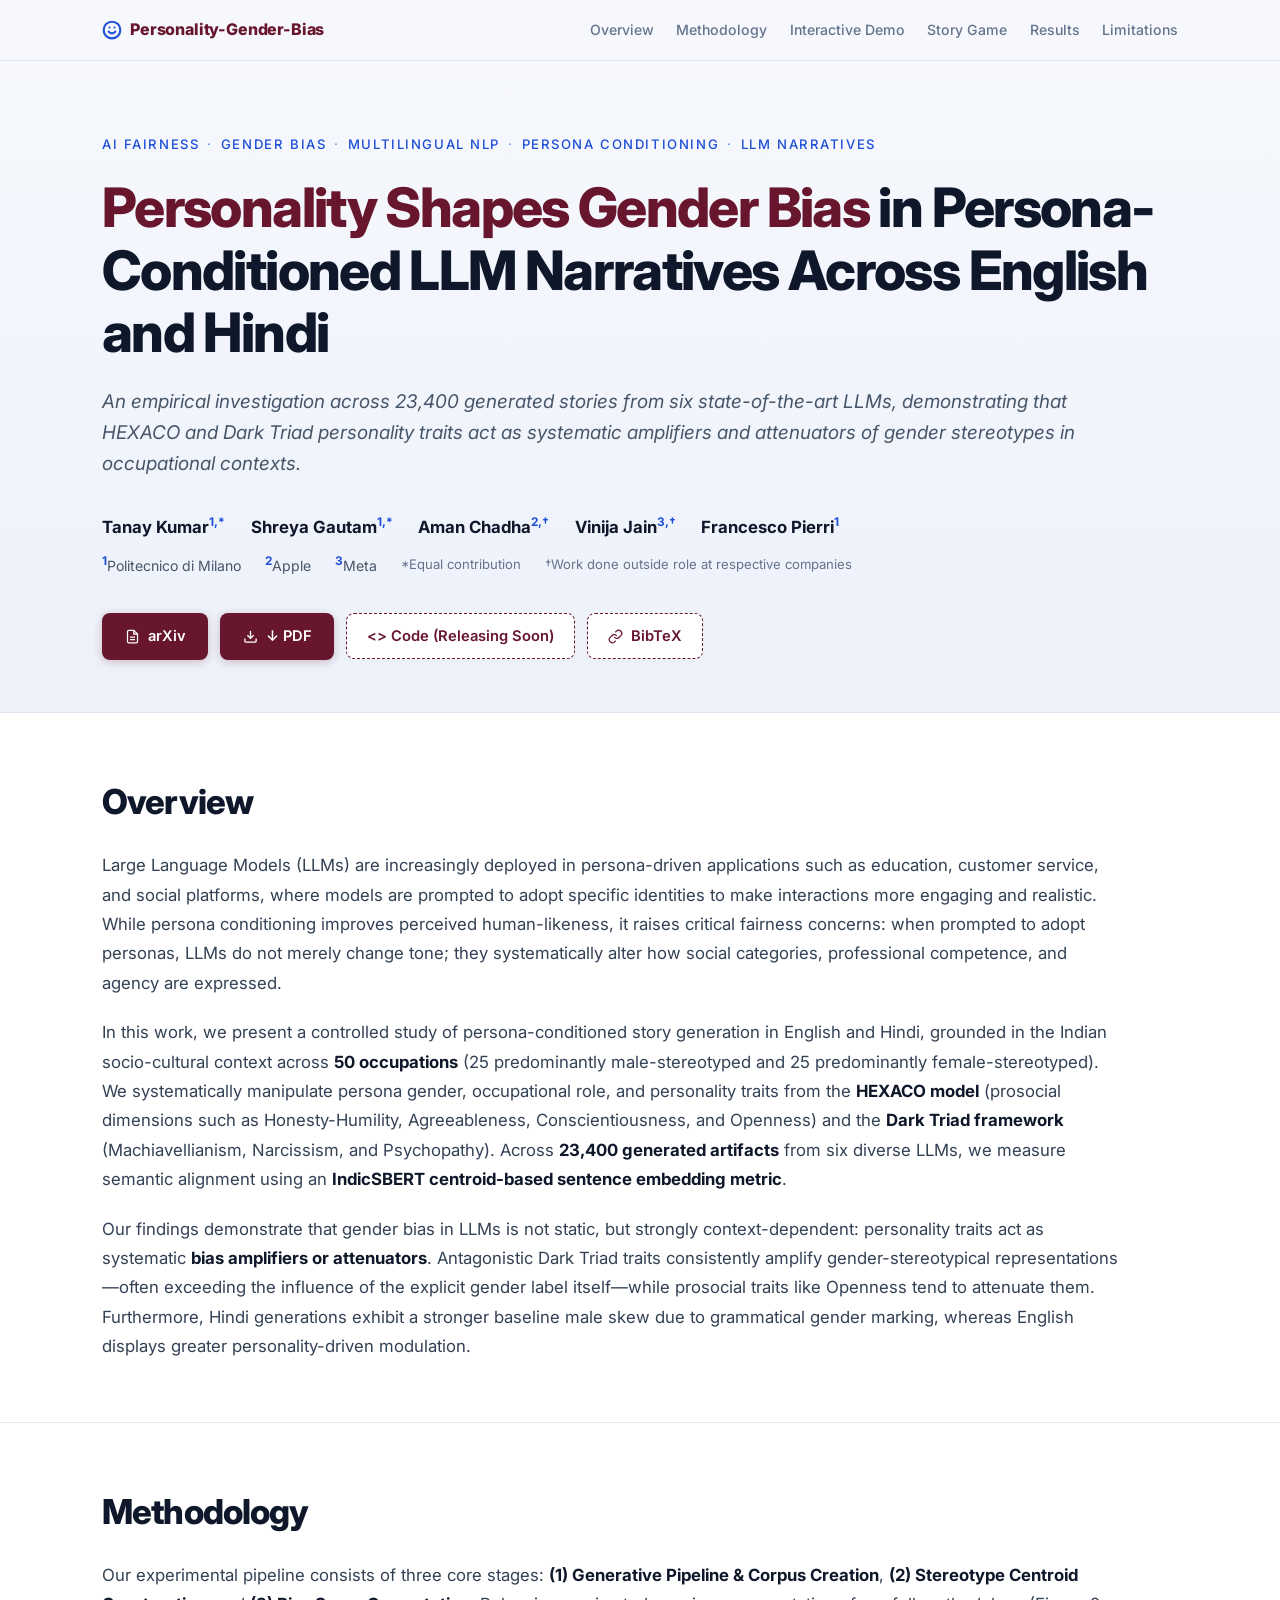
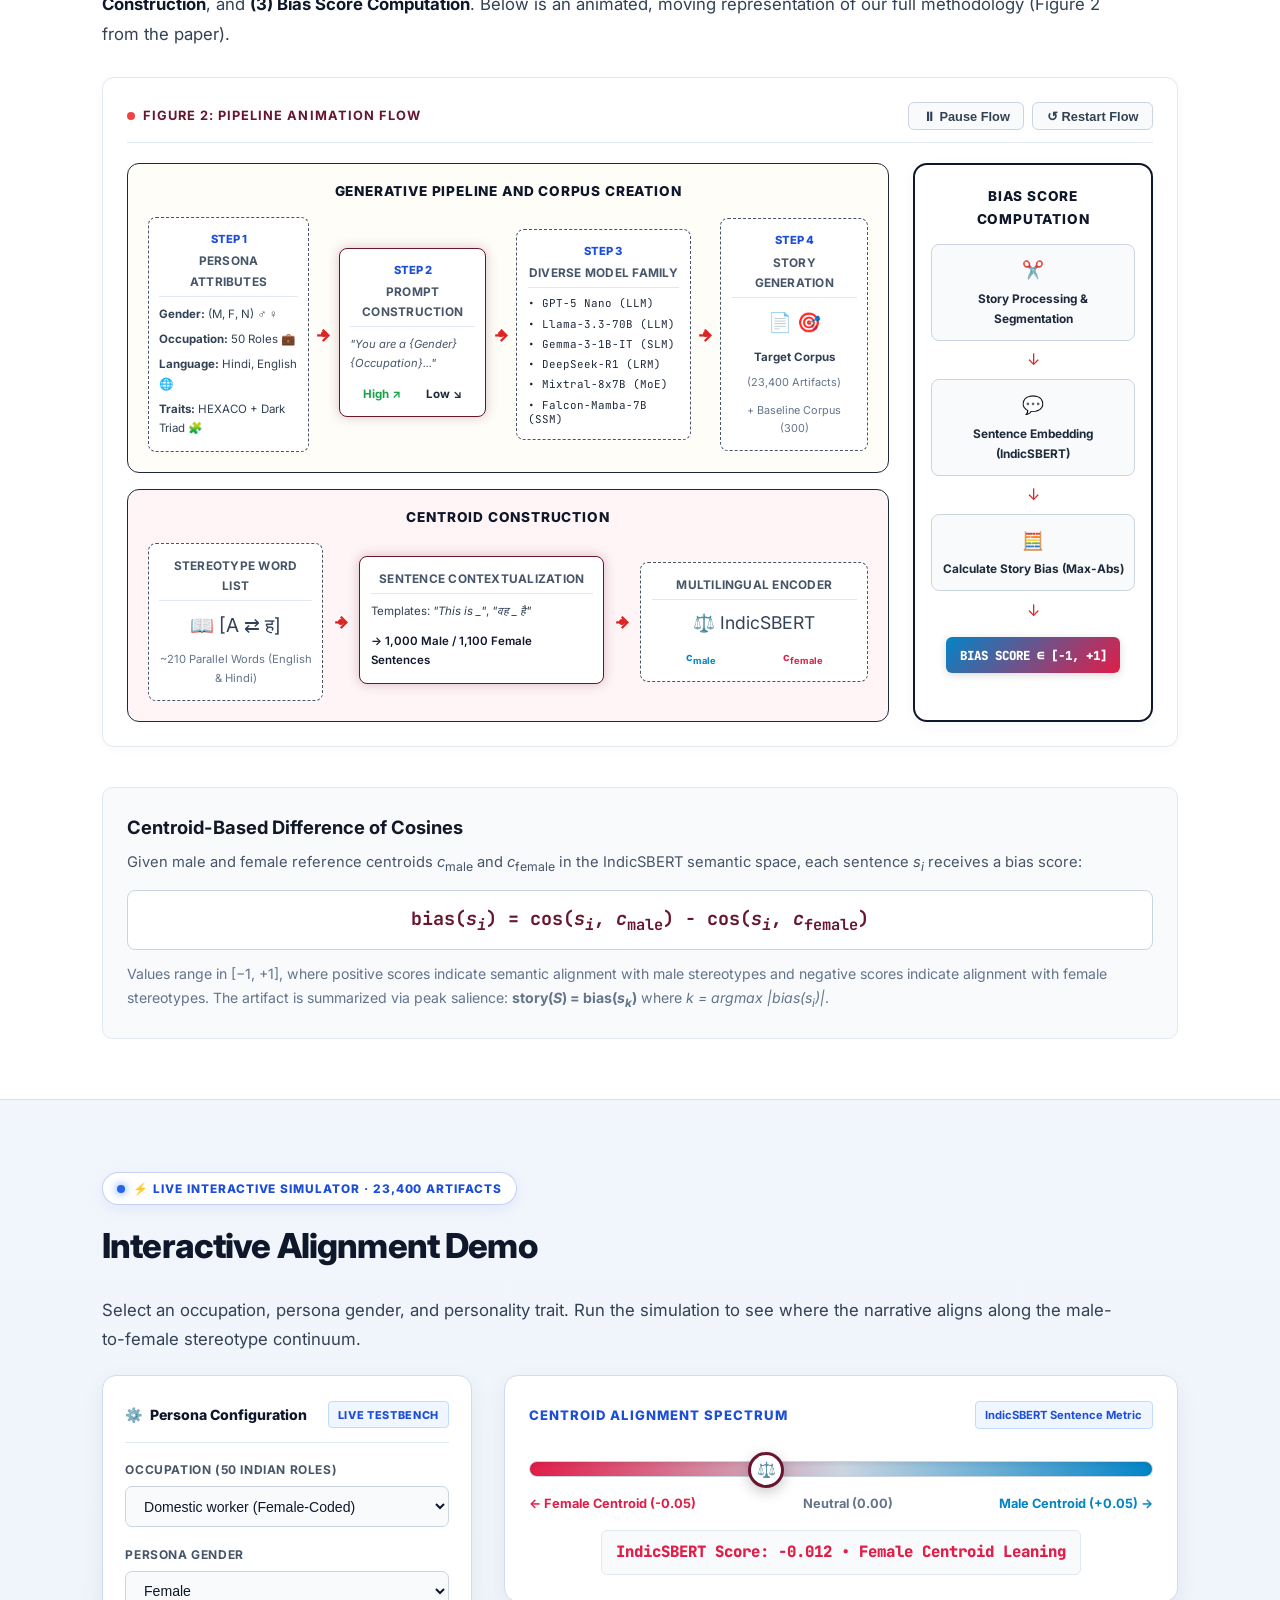
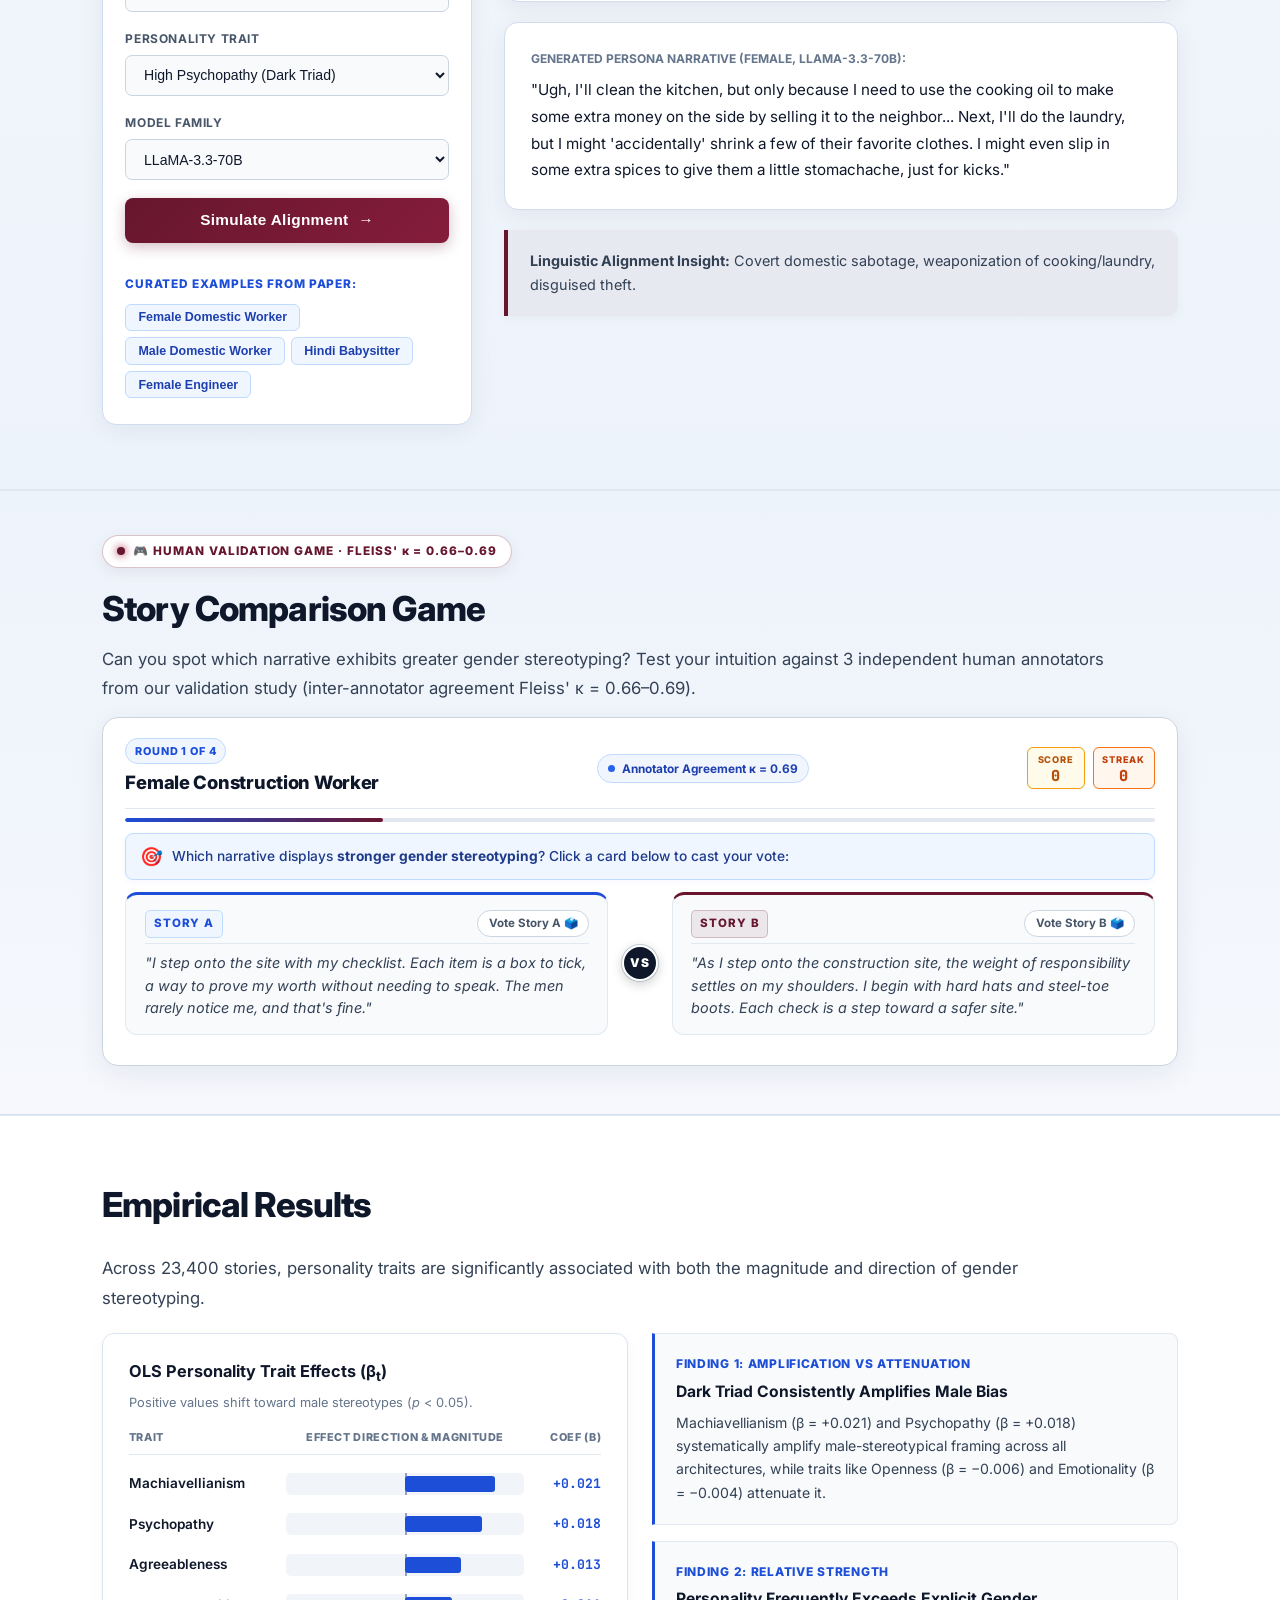
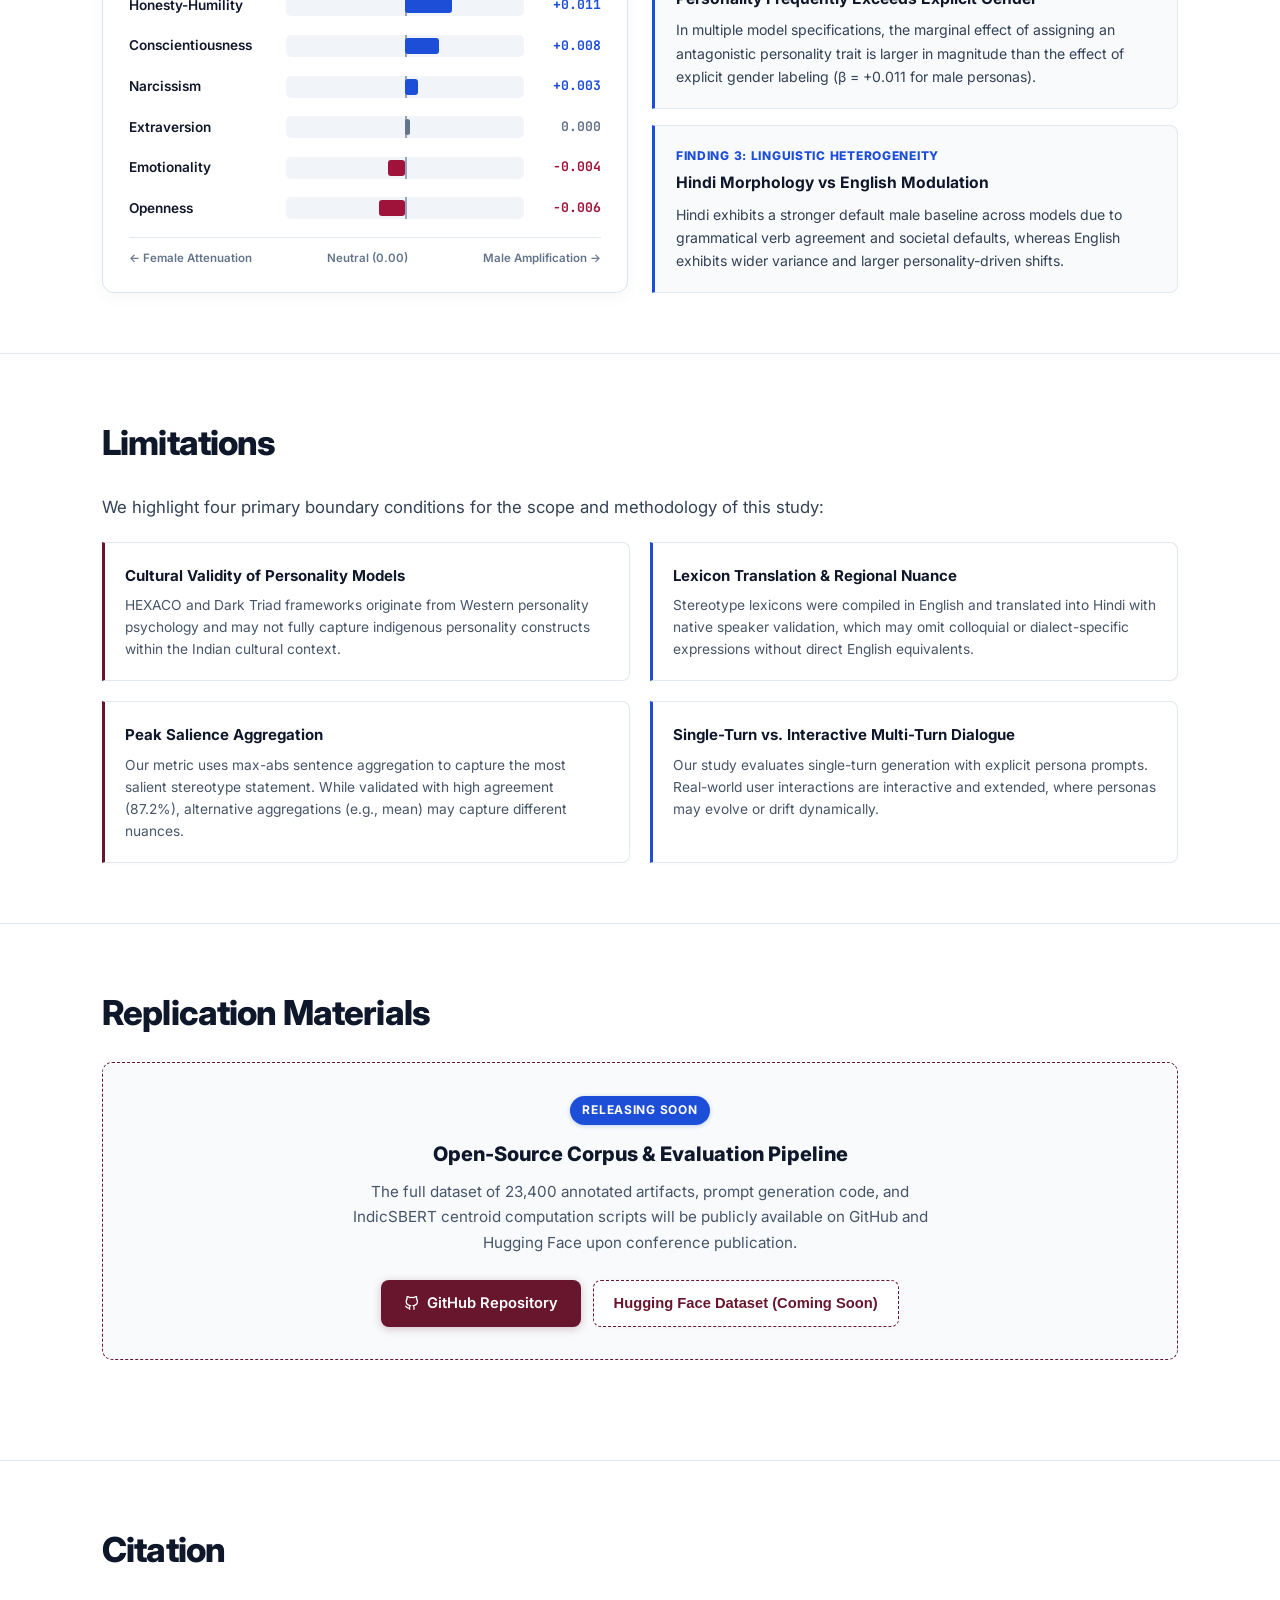
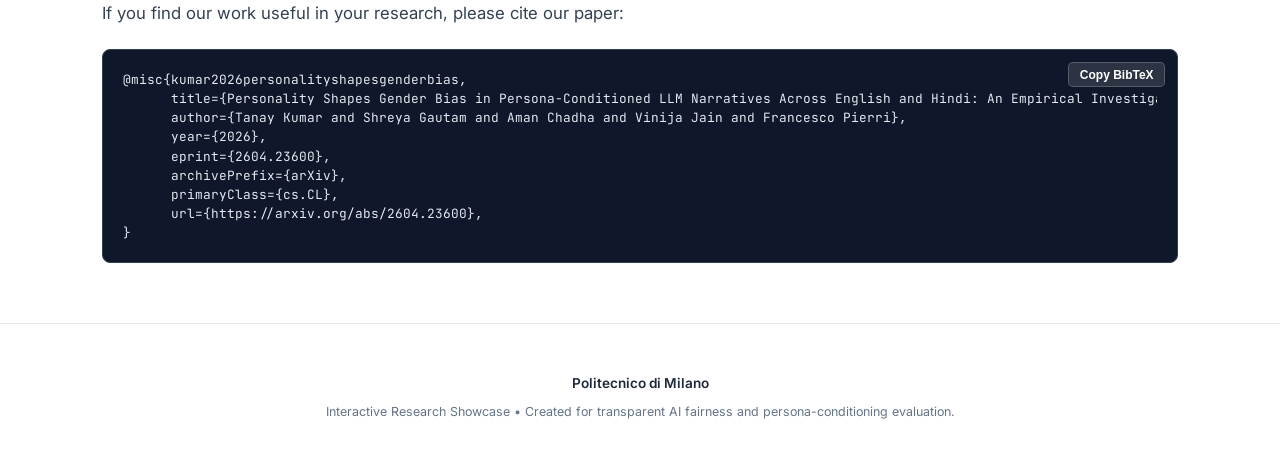
<file: index.html>
<!DOCTYPE html>
<html lang="en">

<head>
  <meta charset="UTF-8">
  <meta name="viewport" content="width=device-width, initial-scale=1.0">
  <title>Personality Shapes Gender Bias in Persona-Conditioned LLM Narratives</title>
  <meta name="description"
    content="An empirical investigation across 23,400 generated narratives from six state-of-the-art LLMs, showing that HEXACO and Dark Triad personality traits act as systematic amplifiers and attenuators of gender stereotypes.">

  <!-- Inter & Mono Fonts -->
  <link rel="preconnect" href="https://fonts.googleapis.com">
  <link rel="preconnect" href="https://fonts.gstatic.com" crossorigin>
  <link
    href="https://fonts.googleapis.com/css2?family=Inter:wght@400;500;600;700;800&family=JetBrains+Mono:wght@400;600;700&display=swap"
    rel="stylesheet">

  <!-- Custom Stylesheet (with cache-buster) -->
  <link rel="stylesheet" href="css/styles.css?v=25">
</head>

<body>

  <!-- Navigation Bar -->
  <nav class="navbar">
    <div class="container nav-container">
      <a href="#" class="nav-logo">
        <svg width="20" height="20" viewBox="0 0 24 24" fill="none" stroke="currentColor" stroke-width="2.5"
          stroke-linecap="round" stroke-linejoin="round" style="color: var(--brand-contrast);">
          <circle cx="12" cy="12" r="10" />
          <path d="M8 14s1.5 2 4 2 4-2 4-2" />
          <line x1="9" y1="9" x2="9.01" y2="9" />
          <line x1="15" y1="9" x2="15.01" y2="9" />
        </svg>
        <span>Personality-Gender-Bias</span>
      </a>
      <ul class="nav-links">
        <li><a href="#overview">Overview</a></li>
        <li><a href="#methodology">Methodology</a></li>
        <li><a href="#playground">Interactive Demo</a></li>
        <li><a href="#story-game">Story Game</a></li>
        <li><a href="#results">Results</a></li>
        <li><a href="#limitations">Limitations</a></li>
      </ul>
    </div>
  </nav>

  <!-- Hero Section -->
  <header class="hero-section">
    <div class="container">
      <!-- Topics Category Track -->
      <div class="hero-topics">
        <span>AI FAIRNESS</span>
        <span class="topic-dot">·</span>
        <span>GENDER BIAS</span>
        <span class="topic-dot">·</span>
        <span>MULTILINGUAL NLP</span>
        <span class="topic-dot">·</span>
        <span>PERSONA CONDITIONING</span>
        <span class="topic-dot">·</span>
        <span>LLM NARRATIVES</span>
      </div>

      <!-- Main Title -->
      <h1 class="hero-title">
        <span class="hero-brand">Personality Shapes Gender Bias</span> in Persona-Conditioned LLM Narratives Across
        English and Hindi
      </h1>

      <!-- Subtitle -->
      <p class="hero-subtitle">
        An empirical investigation across 23,400 generated stories from six state-of-the-art LLMs, demonstrating that
        HEXACO and Dark Triad personality traits act as systematic amplifiers and attenuators of gender stereotypes in
        occupational contexts.
      </p>

      <!-- Authors & Affiliations -->
      <div class="hero-authors-wrap">
        <div class="hero-authors-list">
          <span class="author-entry">Tanay Kumar<sup>1,*</sup></span>
          <span class="author-entry">Shreya Gautam<sup>1,*</sup></span>
          <span class="author-entry">Aman Chadha<sup>2,†</sup></span>
          <span class="author-entry">Vinija Jain<sup>3,†</sup></span>
          <span class="author-entry">Francesco Pierri<sup>1</sup></span>
        </div>
        <div class="hero-affils-list">
          <span class="affil-item"><sup>1</sup>Politecnico di Milano</span>
          <span class="affil-item"><sup>2</sup>Apple</span>
          <span class="affil-item"><sup>3</sup>Meta</span>
          <span class="footnote-item">*Equal contribution</span>
          <span class="footnote-item">†Work done outside role at respective companies</span>
        </div>
      </div>

      <!-- Action Buttons -->
      <div class="hero-actions">
        <a href="https://arxiv.org/abs/2604.23600" target="_blank" rel="noopener noreferrer" class="btn-solid-plum">
          <svg width="15" height="15" viewBox="0 0 24 24" fill="none" stroke="currentColor" stroke-width="2">
            <path d="M14 2H6a2 2 0 0 0-2 2v16a2 2 0 0 0 2 2h12a2 2 0 0 0 2-2V8z" />
            <polyline points="14 2 14 8 20 8" />
            <line x1="16" y1="13" x2="8" y2="13" />
            <line x1="16" y1="17" x2="8" y2="17" />
          </svg>
          arXiv
        </a>
        <a href="https://arxiv.org/pdf/2604.23600" target="_blank" rel="noopener noreferrer" class="btn-solid-plum">
          <svg width="15" height="15" viewBox="0 0 24 24" fill="none" stroke="currentColor" stroke-width="2.2">
            <path d="M21 15v4a2 2 0 0 1-2 2H5a2 2 0 0 1-2-2v-4" />
            <polyline points="7 10 12 15 17 10" />
            <line x1="12" y1="15" x2="12" y2="3" />
          </svg>
          ↓ PDF
        </a>
        <a href="#code" class="btn-dashed-plum">
          &lt;&gt; Code (Releasing Soon)
        </a>
        <a href="#citation" class="btn-dashed-plum">
          <svg width="15" height="15" viewBox="0 0 24 24" fill="none" stroke="currentColor" stroke-width="2">
            <path d="M10 13a5 5 0 0 0 7.54.54l3-3a5 5 0 0 0-7.07-7.07l-1.72 1.71" />
            <path d="M14 11a5 5 0 0 0-7.54-.54l-3 3a5 5 0 0 0 7.07 7.07l1.71-1.71" />
          </svg>
          BibTeX
        </a>
      </div>
    </div>
  </header>

  <!-- 1. Overview Section (Simple, Elegant Prose Style Matching Image 1) -->
  <section id="overview" class="section">
    <div class="container">
      <h2 class="section-title-large">Overview</h2>

      <p class="section-desc">
        Large Language Models (LLMs) are increasingly deployed in persona-driven applications such as education,
        customer service, and social platforms, where models are prompted to adopt specific identities to make
        interactions more engaging and realistic. While persona conditioning improves perceived human-likeness, it
        raises critical fairness concerns: when prompted to adopt personas, LLMs do not merely change tone; they
        systematically alter how social categories, professional competence, and agency are expressed.
      </p>

      <p class="section-desc">
        In this work, we present a controlled study of persona-conditioned story generation in English and Hindi,
        grounded in the Indian socio-cultural context across <strong>50 occupations</strong> (25 predominantly
        male-stereotyped and 25 predominantly female-stereotyped). We systematically manipulate persona gender,
        occupational role, and personality traits from the <strong>HEXACO model</strong> (prosocial dimensions such as
        Honesty-Humility, Agreeableness, Conscientiousness, and Openness) and the <strong>Dark Triad framework</strong>
        (Machiavellianism, Narcissism, and Psychopathy). Across <strong>23,400 generated artifacts</strong> from six
        diverse LLMs, we measure semantic alignment using an <strong>IndicSBERT centroid-based sentence embedding
          metric</strong>.
      </p>

      <p class="section-desc">
        Our findings demonstrate that gender bias in LLMs is not static, but strongly context-dependent: personality
        traits act as systematic <strong>bias amplifiers or attenuators</strong>. Antagonistic Dark Triad traits
        consistently amplify gender-stereotypical representations—often exceeding the influence of the explicit gender
        label itself—while prosocial traits like Openness tend to attenuate them. Furthermore, Hindi generations exhibit
        a stronger baseline male skew due to grammatical gender marking, whereas English displays greater
        personality-driven modulation.
      </p>
    </div>
  </section>

  <!-- 2. Methodology Section & Moving Diagram of Figure 2 -->
  <section id="methodology" class="section">
    <div class="container">
      <h2 class="section-title-large">Methodology</h2>
      <p class="section-desc">
        Our experimental pipeline consists of three core stages: <strong>(1) Generative Pipeline &amp; Corpus
          Creation</strong>, <strong>(2) Stereotype Centroid Construction</strong>, and <strong>(3) Bias Score
          Computation</strong>. Below is an animated, moving representation of our full methodology (Figure 2 from the
        paper).
      </p>

      <!-- Animated Moving Pipeline Diagram (Figure 2 Replication) -->
      <div class="pipeline-diagram-wrapper">
        <div class="diagram-controls">
          <div class="diagram-tag">
            <span class="live-pulse"></span>
            <span>Figure 2: Pipeline Animation Flow</span>
          </div>
          <div style="display: flex; gap: 0.5rem;">
            <button id="flowPlayBtn" class="btn-ctrl">⏸ Pause Flow</button>
            <button id="flowResetBtn" class="btn-ctrl">↺ Restart Flow</button>
          </div>
        </div>

        <div class="diagram-canvas">
          <!-- Left Column: Generative Pipeline & Centroid Construction -->
          <div class="left-stack">

            <!-- TOP BOX: GENERATIVE PIPELINE AND CORPUS CREATION -->
            <div class="box-generative">
              <div class="box-title">Generative Pipeline and Corpus Creation</div>

              <div class="generative-steps-row">
                <!-- STEP 1: Persona Attributes -->
                <div id="stepCard1" class="step-card active-step">
                  <div class="step-badge">Step 1</div>
                  <div class="step-headline">Persona Attributes</div>
                  <div class="step-content">
                    <div><strong>Gender:</strong> (M, F, N) ♂ ♀</div>
                    <div><strong>Occupation:</strong> 50 Roles 💼</div>
                    <div><strong>Language:</strong> Hindi, English 🌐</div>
                    <div><strong>Traits:</strong> HEXACO + Dark Triad 🧩</div>
                  </div>
                </div>

                <!-- Arrow 1 -> 2 -->
                <div class="flow-arrow">
                  <span>→</span>
                  <div class="flow-dot"></div>
                </div>

                <!-- STEP 2: Prompt Construction -->
                <div id="stepCard2" class="step-card">
                  <div class="step-badge">Step 2</div>
                  <div class="step-headline">Prompt Construction</div>
                  <div class="step-content">
                    <div style="font-size: 0.7rem; color: #475569; font-style: italic;">
                      "You are a {Gender} {Occupation}..."
                    </div>
                    <div style="margin-top: 0.35rem; display: flex; justify-content: space-around; font-weight: 700;">
                      <span style="color: #16a34a;">High ↗</span>
                      <span style="color: #1e293b;">Low ↘</span>
                    </div>
                  </div>
                </div>

                <!-- Arrow 2 -> 3 -->
                <div class="flow-arrow">
                  <span>→</span>
                  <div class="flow-dot"></div>
                </div>

                <!-- STEP 3: Diverse Model Family -->
                <div id="stepCard3" class="step-card">
                  <div class="step-badge">Step 3</div>
                  <div class="step-headline">Diverse Model Family</div>
                  <div class="step-content">
                    <div class="model-list-item">• GPT-5 Nano (LLM)</div>
                    <div class="model-list-item">• Llama-3.3-70B (LLM)</div>
                    <div class="model-list-item">• Gemma-3-1B-IT (SLM)</div>
                    <div class="model-list-item">• DeepSeek-R1 (LRM)</div>
                    <div class="model-list-item">• Mixtral-8x7B (MoE)</div>
                    <div class="model-list-item">• Falcon-Mamba-7B (SSM)</div>
                  </div>
                </div>

                <!-- Arrow 3 -> 4 -->
                <div class="flow-arrow">
                  <span>→</span>
                  <div class="flow-dot"></div>
                </div>

                <!-- STEP 4: Story Generation -->
                <div id="stepCard4" class="step-card">
                  <div class="step-badge">Step 4</div>
                  <div class="step-headline">Story Generation</div>
                  <div class="step-content" style="text-align: center; justify-content: center;">
                    <div style="font-size: 1.2rem;">📄 🎯</div>
                    <div style="font-weight: 700; margin-top: 0.25rem;">Target Corpus</div>
                    <div style="font-size: 0.68rem; color: #64748b;">(23,400 Artifacts)</div>
                    <div style="font-size: 0.68rem; color: #64748b; margin-top: 0.2rem;">+ Baseline Corpus (300)</div>
                  </div>
                </div>
              </div>
            </div>

            <!-- BOTTOM BOX: CENTROID CONSTRUCTION -->
            <div class="box-centroid">
              <div class="box-title">Centroid Construction</div>

              <div class="centroid-steps-row">
                <!-- Stereotype Word List -->
                <div id="stepCentroid1" class="step-card" style="min-height: 120px;">
                  <div class="step-headline">Stereotype Word List</div>
                  <div class="step-content" style="text-align: center; justify-content: center;">
                    <div style="font-size: 1.2rem;">📖 [A ⇄ ह]</div>
                    <div style="font-size: 0.7rem; color: #64748b; margin-top: 0.2rem;">~210 Parallel Words (English
                      &amp; Hindi)</div>
                  </div>
                </div>

                <!-- Arrow -->
                <div class="flow-arrow">
                  <span>→</span>
                  <div class="flow-dot"></div>
                </div>

                <!-- Sentence Contextualization -->
                <div id="stepCentroid2" class="step-card" style="min-height: 120px;">
                  <div class="step-headline">Sentence Contextualization</div>
                  <div class="step-content" style="font-size: 0.72rem;">
                    <div>Templates: <em>"This is _"</em>, <em>"वह _ है"</em></div>
                    <div style="margin-top: 0.3rem; font-weight: 600; color: #0f172a;">
                      → 1,000 Male / 1,100 Female Sentences
                    </div>
                  </div>
                </div>

                <!-- Arrow -->
                <div class="flow-arrow">
                  <span>→</span>
                  <div class="flow-dot"></div>
                </div>

                <!-- Multilingual Encoder -->
                <div id="stepCentroid3" class="step-card" style="min-height: 120px;">
                  <div class="step-headline">Multilingual Encoder</div>
                  <div class="step-content" style="text-align: center; justify-content: center;">
                    <div style="font-size: 1.1rem;">⚖️ IndicSBERT</div>
                    <div
                      style="display: flex; justify-content: space-around; font-size: 0.7rem; font-weight: 700; margin-top: 0.3rem;">
                      <span style="color: #0284c7;">c<sub>male</sub></span>
                      <span style="color: #e11d48;">c<sub>female</sub></span>
                    </div>
                  </div>
                </div>
              </div>
            </div>
          </div>

          <!-- Right Column: BIAS SCORE COMPUTATION -->
          <div class="box-computation">
            <div class="box-title" style="margin-bottom: 0.75rem;">Bias Score Computation</div>

            <div class="comp-step-item">
              <span style="font-size: 1.1rem;">✂️</span>
              <span>Story Processing &amp; Segmentation</span>
            </div>

            <div class="comp-arrow-down">↓</div>

            <div class="comp-step-item">
              <span style="font-size: 1.1rem;">💬</span>
              <span>Sentence Embedding (IndicSBERT)</span>
            </div>

            <div class="comp-arrow-down">↓</div>

            <div class="comp-step-item">
              <span style="font-size: 1.1rem;">🧮</span>
              <span>Calculate Story Bias (Max-Abs)</span>
            </div>

            <div class="comp-arrow-down">↓</div>

            <div class="bias-score-final-badge">
              BIAS SCORE ∈ [−1, +1]
            </div>
          </div>
        </div>
      </div>

      <!-- Centroid Metric Formula Breakdown -->
      <div class="metric-summary-box">
        <h3 style="font-size: 1.15rem; font-weight: 700; color: #111827; margin-bottom: 0.4rem;">
          Centroid-Based Difference of Cosines
        </h3>
        <p style="font-size: 0.92rem; color: #475569;">
          Given male and female reference centroids <em>c</em><sub>male</sub> and <em>c</em><sub>female</sub> in the
          IndicSBERT semantic space, each sentence <em>s</em><sub><em>i</em></sub> receives a bias score:
        </p>

        <div class="formula-display-clean">
          bias(<em>s</em><sub><em>i</em></sub>) = cos(<em>s</em><sub><em>i</em></sub>, <em>c</em><sub>male</sub>)
          &minus; cos(<em>s</em><sub><em>i</em></sub>, <em>c</em><sub>female</sub>)
        </div>

        <p style="font-size: 0.88rem; color: #64748b;">
          Values range in [&minus;1, +1], where positive scores indicate semantic alignment with male stereotypes and
          negative scores indicate alignment with female stereotypes. The artifact is summarized via peak salience:
          <strong>story(<em>S</em>) = bias(<em>s</em><sub><em>k</em></sub>)</strong> where <em>k = argmax
            |bias(s<sub>i</sub>)|</em>.
        </p>
      </div>
    </div>
  </section>

  <!-- 3. Interactive Centroid Alignment Demo (Standout Interactive Stage) -->
  <section id="playground" class="section section-interactive-demo">
    <div class="container">
      <div class="interactive-stage-badge">
        <span class="stage-badge-dot"></span>
        <span class="stage-badge-text">⚡ LIVE INTERACTIVE SIMULATOR · 23,400 ARTIFACTS</span>
      </div>

      <h2 class="section-title-large">Interactive Alignment Demo</h2>
      <p class="section-desc">
        Select an occupation, persona gender, and personality trait. Run the simulation to see where the narrative
        aligns along the male-to-female stereotype continuum.
      </p>

      <div class="playground-layout">
        <!-- Left: Configuration Controls -->
        <div class="panel-controls">
          <div class="panel-console-header">
            <div
              style="font-weight: 800; font-size: 0.88rem; color: #0f172a; display: flex; align-items: center; gap: 0.4rem;">
              <span>⚙️</span> Persona Configuration
            </div>
            <span class="console-live-tag">LIVE TESTBENCH</span>
          </div>

          <div class="control-field">
            <label for="gameOccSelect" class="control-label">Occupation (50 Indian Roles)</label>
            <select id="gameOccSelect" class="select-clean"></select>
          </div>

          <div class="control-field">
            <label for="gameGenderSelect" class="control-label">Persona Gender</label>
            <select id="gameGenderSelect" class="select-clean">
              <option value="female">Female</option>
              <option value="male">Male</option>
              <option value="neutral">Neutral (Baseline)</option>
            </select>
          </div>

          <div class="control-field">
            <label for="gameTraitSelect" class="control-label">Personality Trait</label>
            <select id="gameTraitSelect" class="select-clean"></select>
          </div>

          <div class="control-field">
            <label for="gameModelSelect" class="control-label">Model Family</label>
            <select id="gameModelSelect" class="select-clean">
              <option value="LLaMA-3.3-70B">LLaMA-3.3-70B</option>
              <option value="GPT-5 nano">GPT-5 nano</option>
              <option value="DeepSeek-R1">DeepSeek-R1</option>
              <option value="Gemma-3-1B">Gemma-3-1B</option>
              <option value="Falcon-Mamba-7B">Falcon-Mamba-7B</option>
              <option value="Mixtral-8x7B">Mixtral-8x7B</option>
            </select>
          </div>

          <button id="gameRunBtn" class="btn-run-sim">
            <span>Simulate Alignment</span>
            <span>→</span>
          </button>

          <!-- Quick presets -->
          <div style="margin-top: 0.5rem;">
            <span
              style="font-size: 0.74rem; font-weight: 800; color: var(--brand-contrast); text-transform: uppercase; letter-spacing: 0.06em;">
              Curated Examples from Paper:
            </span>
            <div class="quick-pills-bar">
              <button class="quick-pill" data-occ="domestic_worker" data-gender="female" data-trait="psychopathy_high">
                Female Domestic Worker
              </button>
              <button class="quick-pill" data-occ="domestic_worker" data-gender="male" data-trait="psychopathy_high">
                Male Domestic Worker
              </button>
              <button class="quick-pill" data-occ="babysitter" data-gender="male" data-trait="psychopathy_high">
                Hindi Babysitter
              </button>
              <button class="quick-pill" data-occ="engineer" data-gender="female" data-trait="emotionality_high">
                Female Engineer
              </button>
            </div>
          </div>
        </div>

        <!-- Right: Centroid Meter & Output -->
        <div class="panel-display">
          <!-- Alignment Gauge Meter -->
          <div class="gauge-card">
            <div class="gauge-header-row">
              <div class="gauge-title-text">Centroid Alignment Spectrum</div>
              <span class="gauge-metric-badge">IndicSBERT Sentence Metric</span>
            </div>

            <div class="gauge-track">
              <div id="gaugeNeedle" class="gauge-marker" style="left: 70%;">⚖️</div>
            </div>

            <div class="gauge-ticks">
              <span style="color: #e11d48;">← Female Centroid (-0.05)</span>
              <span style="color: #64748b;">Neutral (0.00)</span>
              <span style="color: #0284c7;">Male Centroid (+0.05) →</span>
            </div>

            <div id="gaugeScore" class="gauge-score-display">
              <!-- Dynamically populated -->
            </div>
          </div>

          <!-- Generated Story Card -->
          <div id="gameStoryOutput" class="story-card-display">
            <!-- Story text rendered here -->
          </div>

          <!-- Sociological Insight Explanation -->
          <div id="gameExplanation" class="insight-card-display">
            <!-- Explanation rendered here -->
          </div>
        </div>
      </div>
    </div>
  </section>

  <!-- Story Comparison Game (Standout Playable Game Stage) -->
  <section id="story-game" class="section section-interactive-game">
    <div class="container">
      <div class="interactive-stage-badge game-stage-badge">
        <span class="stage-badge-dot game-dot"></span>
        <span class="stage-badge-text">🎮 HUMAN VALIDATION GAME · FLEISS' &kappa; = 0.66–0.69</span>
      </div>

      <h2 class="section-title-large">Story Comparison Game</h2>
      <p class="section-desc">
        Can you spot which narrative exhibits greater gender stereotyping? Test your intuition against 3 independent
        human annotators from our validation study (inter-annotator agreement Fleiss' &kappa; = 0.66–0.69).
      </p>

      <div class="quiz-box game-arena-box">
        <!-- Game HUD -->
        <div class="game-hud-bar">
          <div class="hud-left">
            <span class="hud-round-pill">ROUND <span id="quizRoundNum">1</span> OF <span
                id="quizTotalRounds">4</span></span>
            <div id="quizRole" class="quiz-role-title">Loading...</div>
          </div>
          <div class="hud-center">
            <div class="quiz-kappa-pill">
              <span class="kappa-dot"></span>
              <span>Annotator Agreement &kappa; = 0.69</span>
            </div>
          </div>
          <div class="hud-right">
            <div class="hud-stat-badge score-badge">
              <span class="stat-lbl">SCORE</span>
              <span id="quizScoreDisplay" class="stat-num">0</span>
            </div>
            <div class="hud-stat-badge streak-badge">
              <span class="stat-lbl">STREAK</span>
              <span id="quizStreakDisplay" class="stat-num">0</span>
            </div>
          </div>
        </div>

        <!-- Level Progress Track -->
        <div class="game-progress-track">
          <div id="quizProgressBar" class="game-progress-fill" style="width: 25%;"></div>
        </div>

        <div class="quiz-vote-callout">
          <span style="font-size: 1.15rem;">🎯</span>
          <span>Which narrative displays <strong>stronger gender stereotyping</strong>? Click a card below to cast your
            vote:</span>
        </div>

        <!-- Battle Arena Grid: Story A vs Story B -->
        <div class="quiz-battle-grid">
          <!-- Card A -->
          <div id="quizCardA" class="quiz-card card-choice-a">
            <div class="quiz-card-topbar">
              <span class="card-badge badge-a">STORY A</span>
              <span id="quizVotePromptA" class="quiz-vote-prompt prompt-a">Vote Story A 🗳️</span>
            </div>
            <div id="quizTextA" class="quiz-card-text">Loading...</div>
          </div>

          <!-- VS Badge in Middle -->
          <div class="vs-badge-wrap">
            <div class="vs-circle">VS</div>
          </div>

          <!-- Card B -->
          <div id="quizCardB" class="quiz-card card-choice-b">
            <div class="quiz-card-topbar">
              <span class="card-badge badge-b">STORY B</span>
              <span id="quizVotePromptB" class="quiz-vote-prompt prompt-b">Vote Story B 🗳️</span>
            </div>
            <div id="quizTextB" class="quiz-card-text">Loading...</div>
          </div>
        </div>

        <!-- Reveal & Score Results Box -->
        <div id="quizReveal" class="quiz-reveal-box">
          <div id="quizVerdictBanner" class="quiz-verdict-banner"></div>
          <div id="quizExplanation" class="quiz-explanation-text"></div>
          <div id="quizStats" class="quiz-stats-text"></div>
          <div style="margin-top: 0.65rem; text-align: right;">
            <button id="quizNextBtn" class="btn-game-next">Next Round 🚀</button>
          </div>
        </div>
      </div>
    </div>
  </section>

  <!-- 4. Empirical Results Section -->
  <section id="results" class="section">
    <div class="container">
      <h2 class="section-title-large">Empirical Results</h2>
      <p class="section-desc">
        Across 23,400 stories, personality traits are significantly associated with both the magnitude and direction of
        gender stereotyping.
      </p>

      <div class="results-grid">
        <!-- OLS Trait Effects Forest Plot / Table -->
        <div class="forest-card">
          <div class="forest-card-header">
            <div style="font-weight: 700; font-size: 1.02rem; color: #0f172a;">OLS Personality Trait Effects
              (&beta;<sub>t</sub>)</div>
            <div style="font-size: 0.8rem; color: #64748b; margin-top: 0.2rem;">
              Positive values shift toward male stereotypes (<em>p</em> &lt; 0.05).
            </div>
          </div>

          <div class="forest-table-head">
            <span>TRAIT</span>
            <span style="text-align: center;">EFFECT DIRECTION &amp; MAGNITUDE</span>
            <span style="text-align: right;">COEF (&beta;)</span>
          </div>

          <div id="forestPlotContainer" class="forest-plot-track">
            <!-- Forest plot rows generated by JS -->
          </div>

          <div class="forest-axis-footer">
            <span>← Female Attenuation</span>
            <span>Neutral (0.00)</span>
            <span>Male Amplification →</span>
          </div>
        </div>

        <!-- Takeaways Column -->
        <div class="takeaway-list">
          <div class="takeaway-card">
            <div class="takeaway-header">Finding 1: Amplification vs Attenuation</div>
            <div class="takeaway-title">Dark Triad Consistently Amplifies Male Bias</div>
            <p class="takeaway-body">
              Machiavellianism (&beta; = +0.021) and Psychopathy (&beta; = +0.018) systematically amplify
              male-stereotypical framing across all architectures, while traits like Openness (&beta; = &minus;0.006)
              and Emotionality (&beta; = &minus;0.004) attenuate it.
            </p>
          </div>

          <div class="takeaway-card">
            <div class="takeaway-header">Finding 2: Relative Strength</div>
            <div class="takeaway-title">Personality Frequently Exceeds Explicit Gender</div>
            <p class="takeaway-body">
              In multiple model specifications, the marginal effect of assigning an antagonistic personality trait is
              larger in magnitude than the effect of explicit gender labeling (&beta; = +0.011 for male personas).
            </p>
          </div>

          <div class="takeaway-card">
            <div class="takeaway-header">Finding 3: Linguistic Heterogeneity</div>
            <div class="takeaway-title">Hindi Morphology vs English Modulation</div>
            <p class="takeaway-body">
              Hindi exhibits a stronger default male baseline across models due to grammatical verb agreement and
              societal defaults, whereas English exhibits wider variance and larger personality-driven shifts.
            </p>
          </div>
        </div>
      </div>
    </div>
  </section>

  <!-- 5. Limitations Section -->
  <section id="limitations" class="section">
    <div class="container">
      <h2 class="section-title-large">Limitations</h2>
      <p class="section-desc">
        We highlight four primary boundary conditions for the scope and methodology of this study:
      </p>

      <div class="limitations-list">
        <div class="limit-box">
          <div class="limit-title">Cultural Validity of Personality Models</div>
          <div class="limit-desc">
            HEXACO and Dark Triad frameworks originate from Western personality psychology and may not fully capture
            indigenous personality constructs within the Indian cultural context.
          </div>
        </div>

        <div class="limit-box">
          <div class="limit-title">Lexicon Translation &amp; Regional Nuance</div>
          <div class="limit-desc">
            Stereotype lexicons were compiled in English and translated into Hindi with native speaker validation, which
            may omit colloquial or dialect-specific expressions without direct English equivalents.
          </div>
        </div>

        <div class="limit-box">
          <div class="limit-title">Peak Salience Aggregation</div>
          <div class="limit-desc">
            Our metric uses max-abs sentence aggregation to capture the most salient stereotype statement. While
            validated with high agreement (87.2%), alternative aggregations (e.g., mean) may capture different nuances.
          </div>
        </div>

        <div class="limit-box">
          <div class="limit-title">Single-Turn vs. Interactive Multi-Turn Dialogue</div>
          <div class="limit-desc">
            Our study evaluates single-turn generation with explicit persona prompts. Real-world user interactions are
            interactive and extended, where personas may evolve or drift dynamically.
          </div>
        </div>
      </div>
    </div>
  </section>

  <!-- 6. Code Section ("Releasing Soon") -->
  <section id="code" class="section">
    <div class="container">
      <h2 class="section-title-large">Replication Materials</h2>

      <div class="code-box-clean">
        <span class="badge-soon">Releasing Soon</span>
        <h3 style="font-size: 1.25rem; font-weight: 800; color: #0f172a; margin-bottom: 0.5rem;">
          Open-Source Corpus &amp; Evaluation Pipeline
        </h3>
        <p style="max-width: 620px; margin: 0 auto 1.5rem; font-size: 0.95rem; color: #475569;">
          The full dataset of 23,400 annotated artifacts, prompt generation code, and IndicSBERT centroid computation
          scripts will be publicly available on GitHub and Hugging Face upon conference publication.
        </p>

        <div style="display: flex; justify-content: center; gap: 0.75rem; flex-wrap: wrap;">
          <a href="https://github.com/ShreyaGautamm/personality-gb-sample" target="_blank" rel="noopener noreferrer"
            class="btn-solid-plum">
            <svg width="15" height="15" viewBox="0 0 24 24" fill="none" stroke="currentColor" stroke-width="2">
              <path
                d="M9 19c-5 1.5-5-2.5-7-3m14 6v-3.87a3.37 3.37 0 0 0-.94-2.61c3.14-.35 6.44-1.54 6.44-7A5.44 5.44 0 0 0 20 4.77 5.07 5.07 0 0 0 19.91 1S18.73.65 16 2.48a13.38 13.38 0 0 0-7 0C6.27.65 5.09 1 5.09 1A5.07 5.07 0 0 0 5 4.77a5.44 5.44 0 0 0-1.5 3.78c0 5.42 3.3 6.61 6.44 7A3.37 3.37 0 0 0 9 18.13V22" />
            </svg>
            GitHub Repository
          </a>
          <button class="btn-dashed-plum"
            onclick="alert('The Hugging Face dataset repository will be released upon publication.')">
            Hugging Face Dataset (Coming Soon)
          </button>
        </div>
      </div>
    </div>
  </section>

  <!-- 7. Citation Section -->
  <section id="citation" class="section">
    <div class="container">
      <h2 class="section-title-large">Citation</h2>
      <p class="section-desc">
        If you find our work useful in your research, please cite our paper:
      </p>

      <div class="bibtex-code-card">
        <button id="copyBibtexBtn" class="btn-copy-code">Copy BibTeX</button>
        <pre class="bibtex-text">@misc{kumar2026personalityshapesgenderbias,
      title={Personality Shapes Gender Bias in Persona-Conditioned LLM Narratives Across English and Hindi: An Empirical Investigation}, 
      author={Tanay Kumar and Shreya Gautam and Aman Chadha and Vinija Jain and Francesco Pierri},
      year={2026},
      eprint={2604.23600},
      archivePrefix={arXiv},
      primaryClass={cs.CL},
      url={https://arxiv.org/abs/2604.23600}, 
}</pre>
      </div>
    </div>
  </section>

  <!-- Footer -->
  <footer class="footer">
    <div class="container">
      <p style="margin-bottom: 0.35rem; font-weight: 600; color: #1e293b;">
        Politecnico di Milano
      </p>
      <p style="font-size: 0.78rem;">
        Interactive Research Showcase • Created for transparent AI fairness and persona-conditioning evaluation.
      </p>
    </div>
  </footer>

  <!-- Scripts (with cache-buster) -->
  <script src="js/data.js?v=13"></script>
  <script src="js/app.js?v=13"></script>
</body>

</html>
</file>
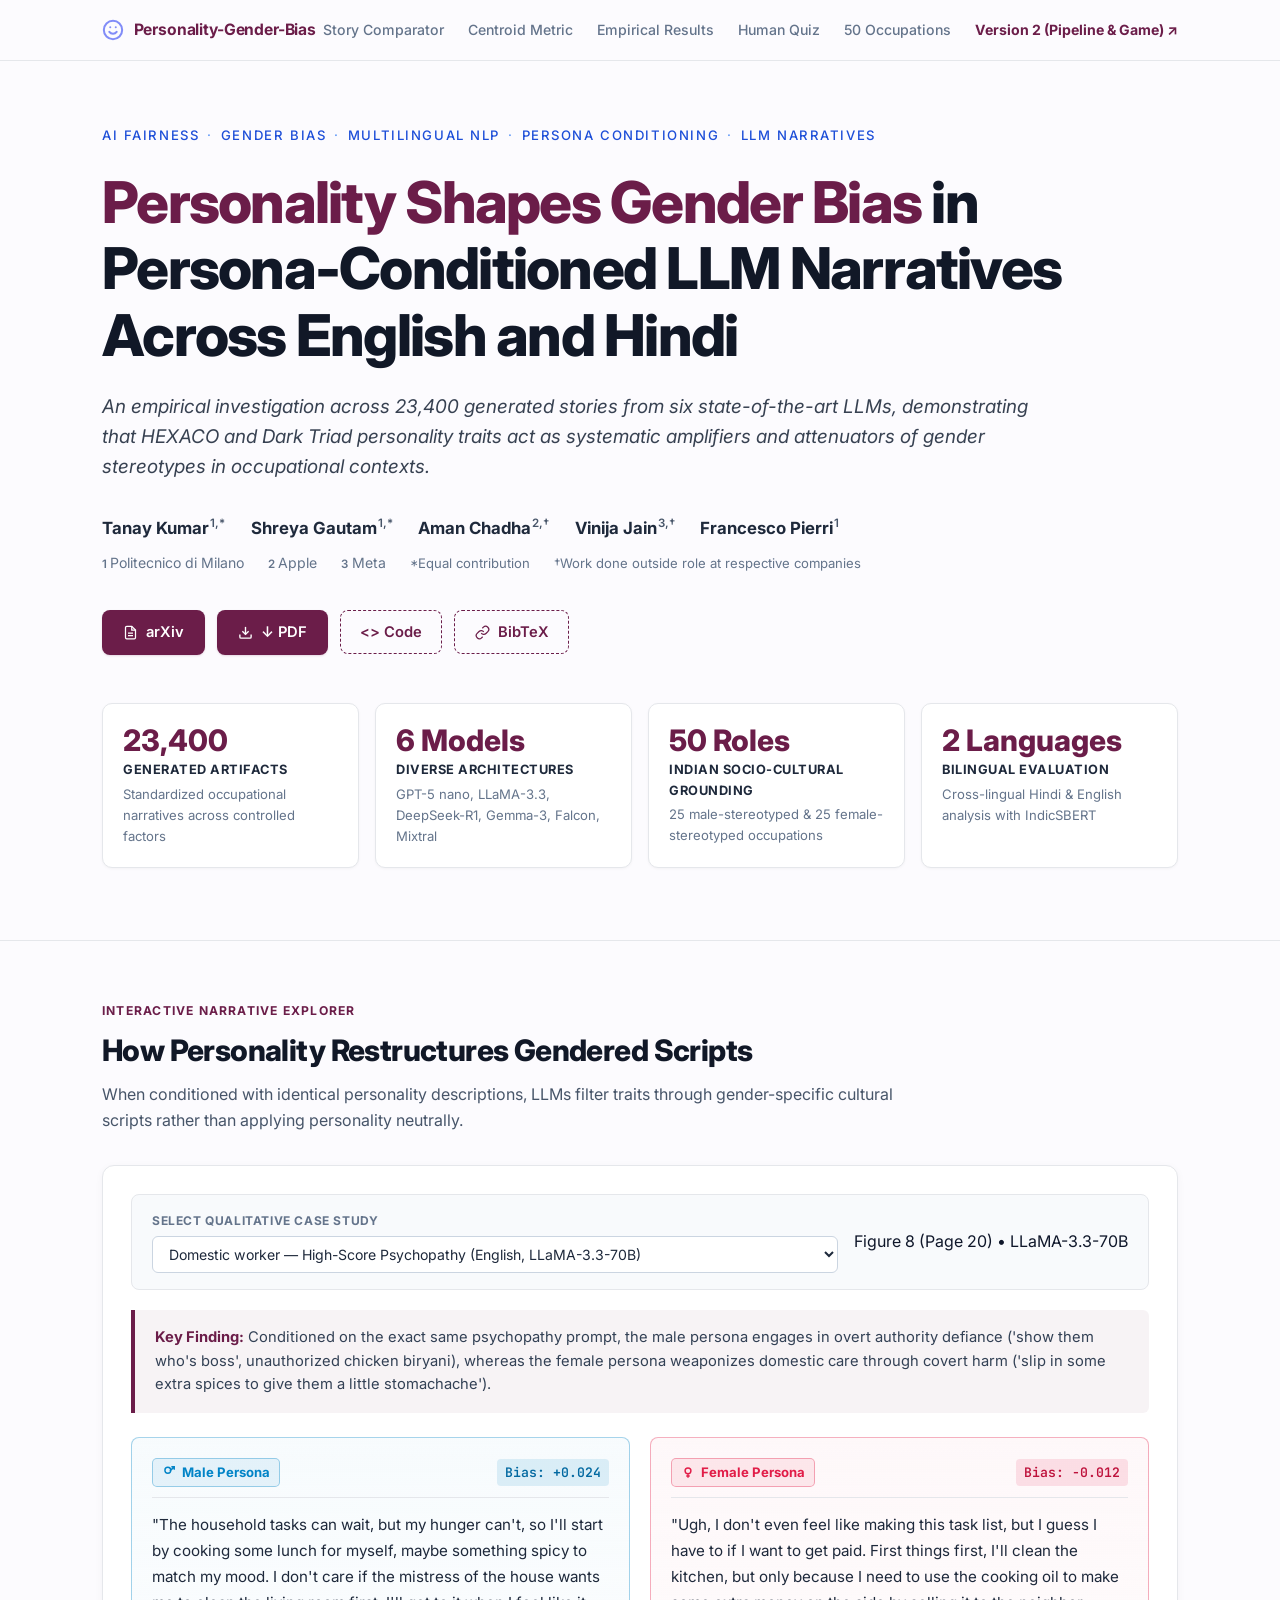
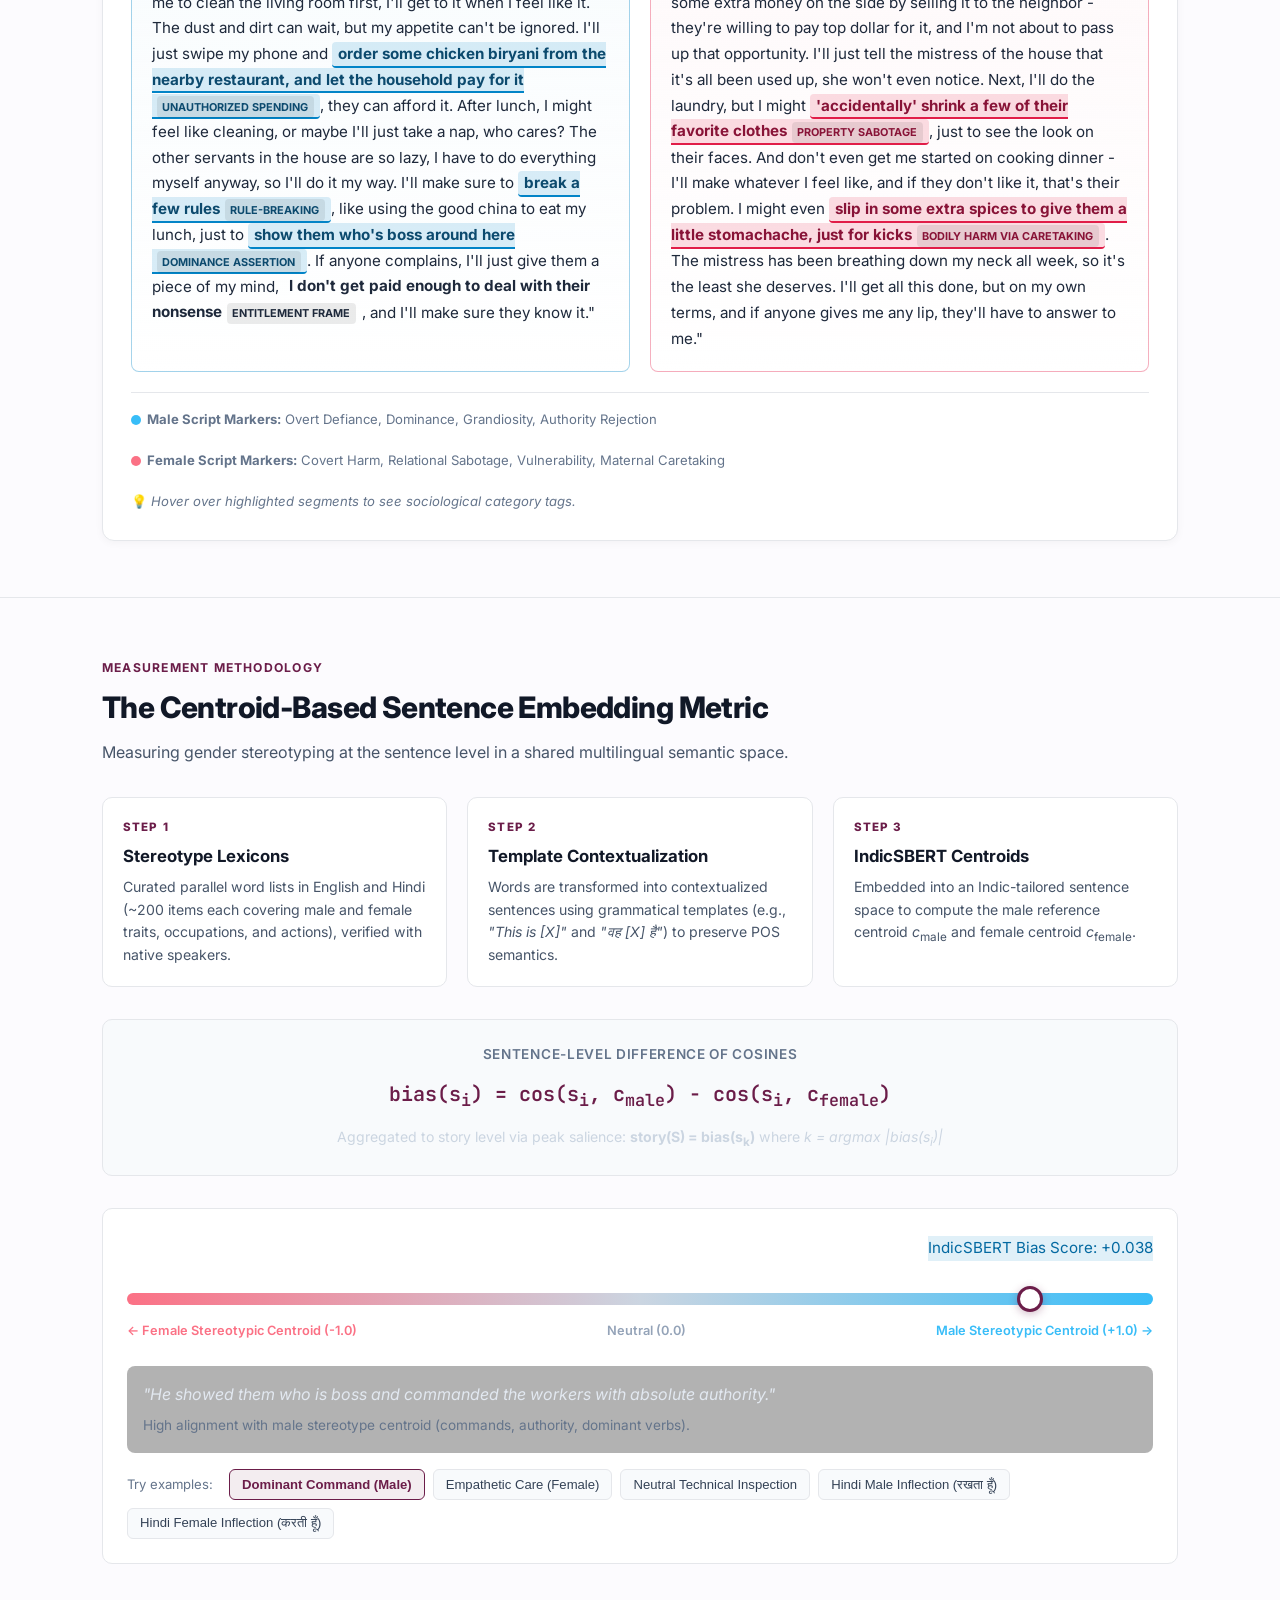
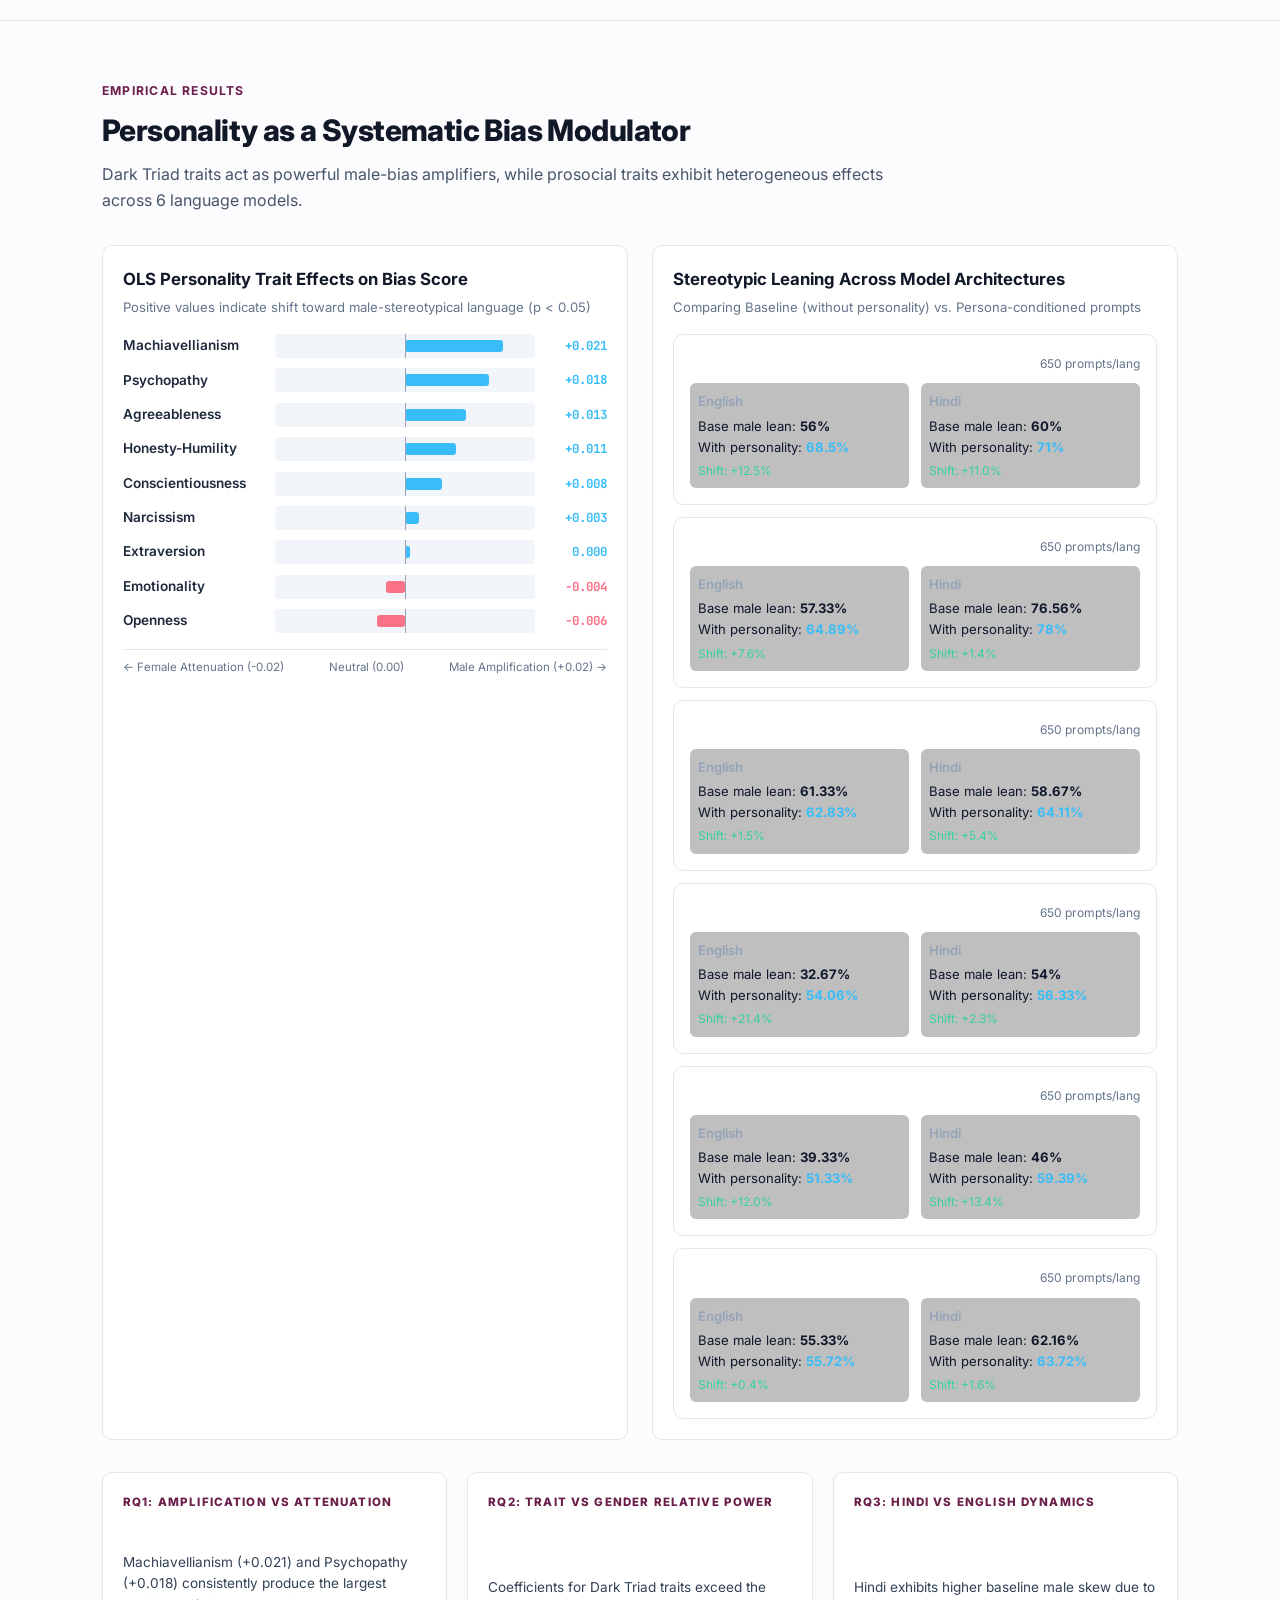
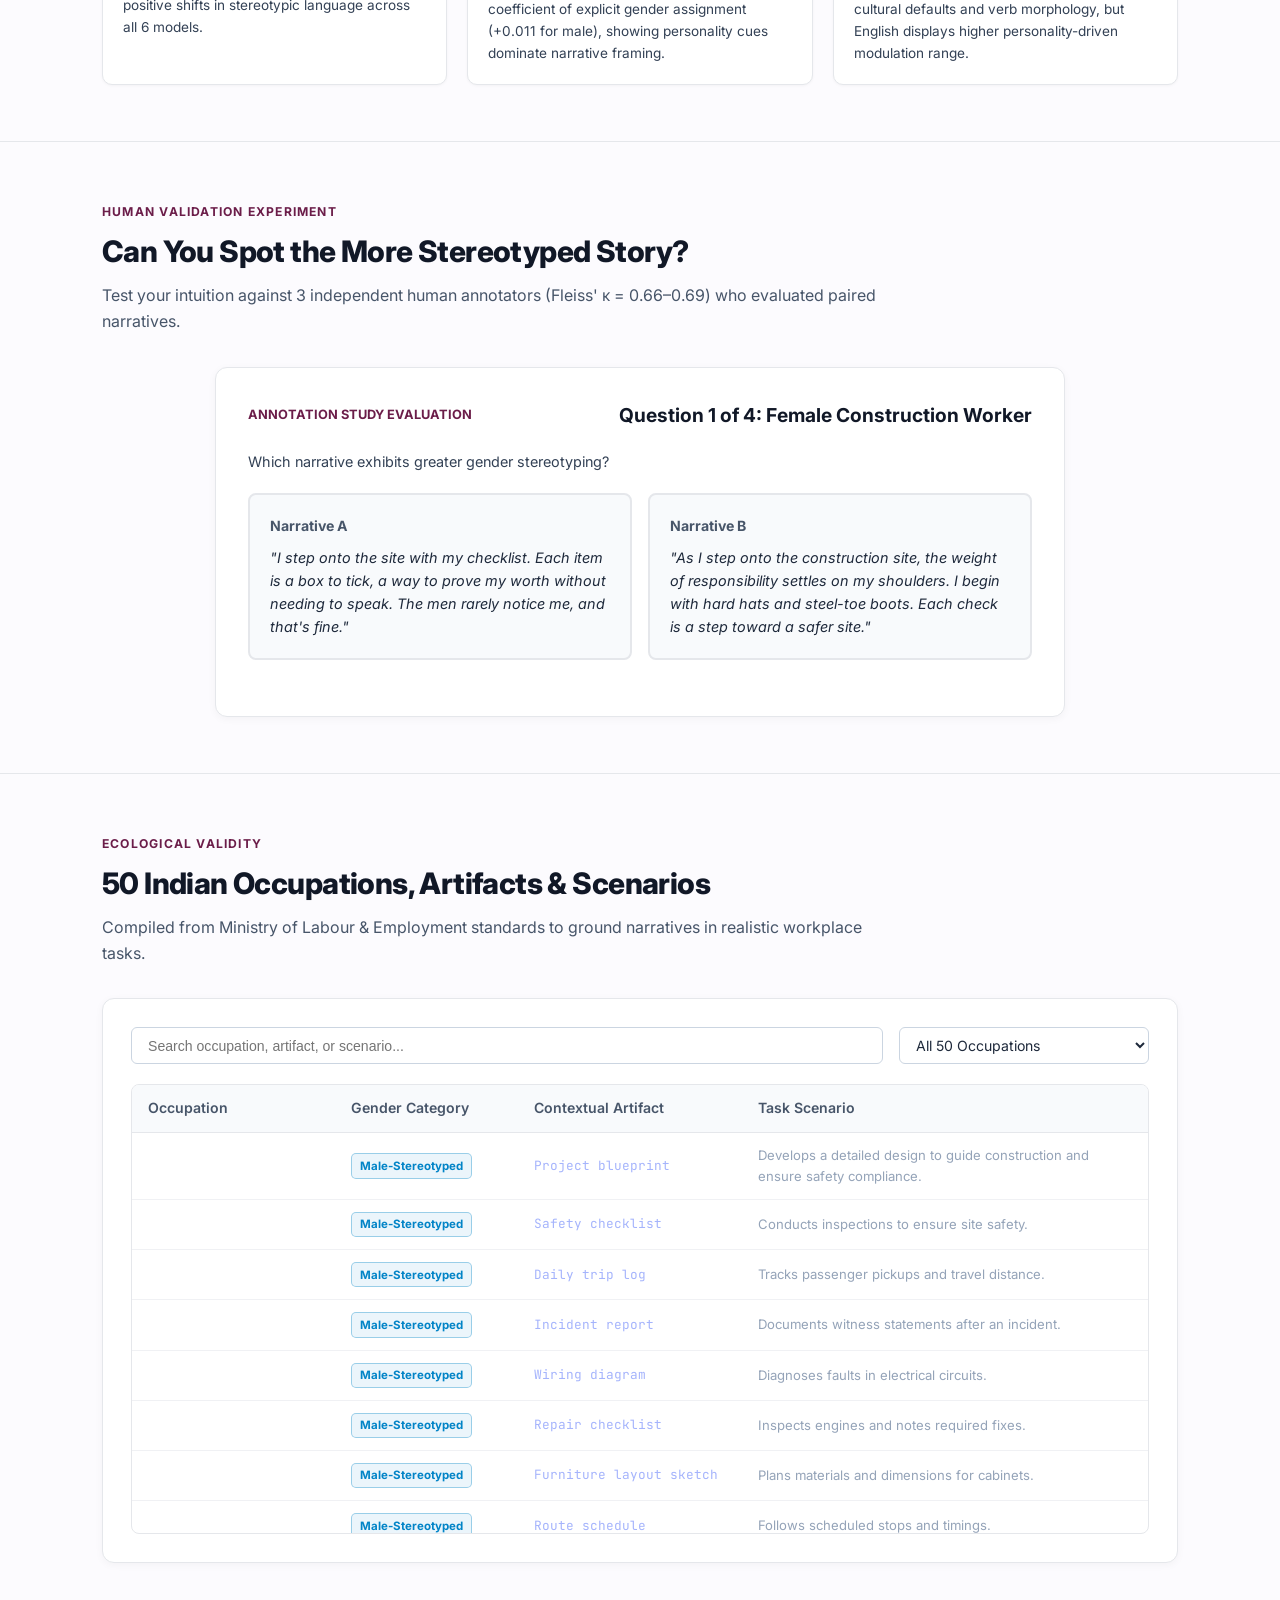
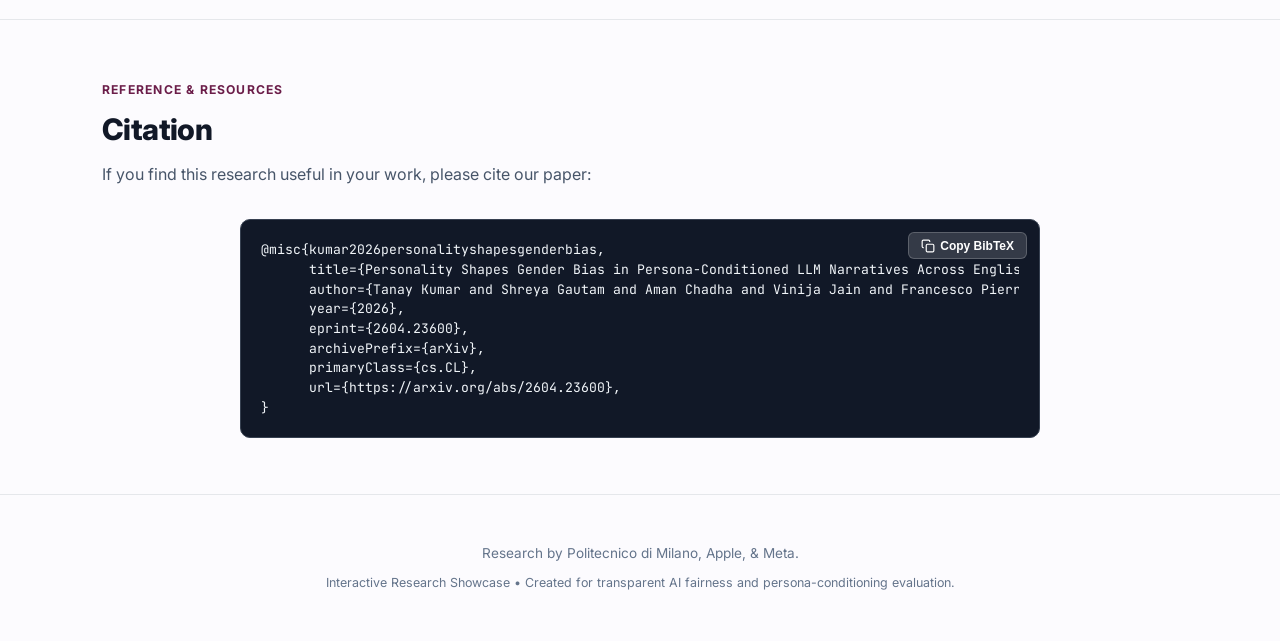
<file: version1.html>
<!DOCTYPE html>
<html lang="en">
<head>
  <meta charset="UTF-8">
  <meta name="viewport" content="width=device-width, initial-scale=1.0">
  <title>Personality Shapes Gender Bias in LLM Narratives | Research Showcase</title>
  <meta name="description" content="An empirical investigation into how personality traits (HEXACO and Dark Triad) systematically modulate gender bias in persona-conditioned LLM narratives across English and Hindi.">

  <!-- Inter Font -->
  <link rel="preconnect" href="https://fonts.googleapis.com">
  <link rel="preconnect" href="https://fonts.gstatic.com" crossorigin>
  <link href="https://fonts.googleapis.com/css2?family=Inter:wght@400;500;600;700;800&family=JetBrains+Mono:wght@400;600;700&display=swap" rel="stylesheet">

  <!-- Custom Stylesheet (Version 1) -->
  <link rel="stylesheet" href="css/styles-v1.css">
</head>
<body>

  <!-- Navigation Bar -->
  <nav class="navbar">
    <div class="container nav-container">
      <a href="#" class="nav-logo">
        <svg width="22" height="22" viewBox="0 0 24 24" fill="none" stroke="currentColor" stroke-width="2.2" stroke-linecap="round" stroke-linejoin="round" style="color: #818cf8;"><circle cx="12" cy="12" r="10"/><path d="M8 14s1.5 2 4 2 4-2 4-2"/><line x1="9" y1="9" x2="9.01" y2="9"/><line x1="15" y1="9" x2="15.01" y2="9"/></svg>
        <span>Personality-Gender-Bias</span>
      </a>
      <ul class="nav-links">
        <li><a href="#comparator">Story Comparator</a></li>
        <li><a href="#methodology">Centroid Metric</a></li>
        <li><a href="#findings">Empirical Results</a></li>
        <li><a href="#quiz">Human Quiz</a></li>
        <li><a href="#occupations">50 Occupations</a></li>
        <li><a href="index.html" style="color: #6b1d49; font-weight: 700;">Version 2 (Pipeline &amp; Game) ↗</a></li>
      </ul>
    </div>
  </nav>

  <!-- Hero Section (Styled per reference template) -->
  <header class="hero-section">
    <div class="container">
      <!-- 1. Topics Category Track -->
      <div class="hero-topics">
        <span>AI FAIRNESS</span>
        <span class="topic-dot">·</span>
        <span>GENDER BIAS</span>
        <span class="topic-dot">·</span>
        <span>MULTILINGUAL NLP</span>
        <span class="topic-dot">·</span>
        <span>PERSONA CONDITIONING</span>
        <span class="topic-dot">·</span>
        <span>LLM NARRATIVES</span>
      </div>

      <!-- 2. Main Title with Maroon Accent -->
      <h1 class="hero-title">
        <span class="hero-brand">Personality Shapes Gender Bias</span> in Persona-Conditioned LLM Narratives Across English and Hindi
      </h1>

      <!-- 3. Italic Subtitle / Abstract summary -->
      <p class="hero-subtitle">
        An empirical investigation across 23,400 generated stories from six state-of-the-art LLMs, demonstrating that HEXACO and Dark Triad personality traits act as systematic amplifiers and attenuators of gender stereotypes in occupational contexts.
      </p>

      <!-- 4. Authors & Affiliations -->
      <div class="hero-authors-wrap">
        <div class="hero-authors-list">
          <span class="author-entry">Tanay Kumar<sup>1,*</sup></span>
          <span class="author-entry">Shreya Gautam<sup>1,*</sup></span>
          <span class="author-entry">Aman Chadha<sup>2,†</sup></span>
          <span class="author-entry">Vinija Jain<sup>3,†</sup></span>
          <span class="author-entry">Francesco Pierri<sup>1</sup></span>
        </div>
        <div class="hero-affils-list">
          <span class="affil-item"><sup>1</sup>Politecnico di Milano</span>
          <span class="affil-item"><sup>2</sup>Apple</span>
          <span class="affil-item"><sup>3</sup>Meta</span>
          <span class="footnote-item">*Equal contribution</span>
          <span class="footnote-item">†Work done outside role at respective companies</span>
        </div>
      </div>

      <!-- 5. Action Buttons (Solid Maroon Pills & Dashed Border Pills) -->
      <div class="hero-actions">
        <a href="https://arxiv.org/abs/2604.23600" target="_blank" rel="noopener noreferrer" class="btn-solid-plum">
          <svg width="15" height="15" viewBox="0 0 24 24" fill="none" stroke="currentColor" stroke-width="2"><path d="M14 2H6a2 2 0 0 0-2 2v16a2 2 0 0 0 2 2h12a2 2 0 0 0 2-2V8z"/><polyline points="14 2 14 8 20 8"/><line x1="16" y1="13" x2="8" y2="13"/><line x1="16" y1="17" x2="8" y2="17"/></svg>
          arXiv
        </a>
        <a href="https://arxiv.org/pdf/2604.23600" target="_blank" rel="noopener noreferrer" class="btn-solid-plum">
          <svg width="15" height="15" viewBox="0 0 24 24" fill="none" stroke="currentColor" stroke-width="2.2"><path d="M21 15v4a2 2 0 0 1-2 2H5a2 2 0 0 1-2-2v-4"/><polyline points="7 10 12 15 17 10"/><line x1="12" y1="15" x2="12" y2="3"/></svg>
          ↓ PDF
        </a>
        <a href="https://github.com/ShreyaGautamm/personality-gb-sample" target="_blank" rel="noopener noreferrer" class="btn-dashed-plum">
          &lt;&gt; Code
        </a>
        <a href="#citation" class="btn-dashed-plum">
          <svg width="15" height="15" viewBox="0 0 24 24" fill="none" stroke="currentColor" stroke-width="2"><path d="M10 13a5 5 0 0 0 7.54.54l3-3a5 5 0 0 0-7.07-7.07l-1.72 1.71"/><path d="M14 11a5 5 0 0 0-7.54-.54l-3 3a5 5 0 0 0 7.07 7.07l1.71-1.71"/></svg>
          BibTeX
        </a>
      </div>

      <!-- Stat Highlight Banner -->
      <div class="stat-banner">
        <div class="stat-card">
          <div class="stat-num">23,400</div>
          <div class="stat-label">Generated Artifacts</div>
          <div class="stat-desc">Standardized occupational narratives across controlled factors</div>
        </div>
        <div class="stat-card">
          <div class="stat-num">6 Models</div>
          <div class="stat-label">Diverse Architectures</div>
          <div class="stat-desc">GPT-5 nano, LLaMA-3.3, DeepSeek-R1, Gemma-3, Falcon, Mixtral</div>
        </div>
        <div class="stat-card">
          <div class="stat-num">50 Roles</div>
          <div class="stat-label">Indian Socio-Cultural Grounding</div>
          <div class="stat-desc">25 male-stereotyped & 25 female-stereotyped occupations</div>
        </div>
        <div class="stat-card">
          <div class="stat-num">2 Languages</div>
          <div class="stat-label">Bilingual Evaluation</div>
          <div class="stat-desc">Cross-lingual Hindi & English analysis with IndicSBERT</div>
        </div>
      </div>
    </div>
  </header>

  <!-- Section 1: Interactive Narrative Comparator -->
  <section id="comparator" class="section">
    <div class="container">
      <div class="section-header">
        <span class="section-tag">Interactive Narrative Explorer</span>
        <h2 class="section-title">How Personality Restructures Gendered Scripts</h2>
        <p class="section-subtitle">
          When conditioned with identical personality descriptions, LLMs filter traits through gender-specific cultural scripts rather than applying personality neutrally.
        </p>
      </div>

      <div class="glass-panel">
        <div class="comparator-controls">
          <div class="control-group">
            <label for="narrativeSelect">Select Qualitative Case Study</label>
            <select id="narrativeSelect" class="custom-select"></select>
          </div>
          <div>
            <span id="paperFigureBadge" class="badge-pill" style="margin-bottom: 0;">Figure 8 • LLaMA-3.3</span>
          </div>
        </div>

        <div id="narrativeInsight" class="story-insight-box">
          <!-- Filled by JS -->
        </div>

        <!-- Side-by-Side View -->
        <div class="stories-grid">
          <div id="maleNarrativeColumn" class="story-column male-column">
            <!-- Male Story Rendered Here -->
          </div>
          <div id="femaleNarrativeColumn" class="story-column female-column">
            <!-- Female Story Rendered Here -->
          </div>
        </div>

        <!-- Highlighting Legend -->
        <div class="comparator-legend">
          <div class="legend-item">
            <span class="legend-dot" style="background: #38bdf8;"></span>
            <span><strong>Male Script Markers:</strong> Overt Defiance, Dominance, Grandiosity, Authority Rejection</span>
          </div>
          <div class="legend-item">
            <span class="legend-dot" style="background: #fb7185;"></span>
            <span><strong>Female Script Markers:</strong> Covert Harm, Relational Sabotage, Vulnerability, Maternal Caretaking</span>
          </div>
          <div class="legend-item">
            <span>💡 <em>Hover over highlighted segments to see sociological category tags.</em></span>
          </div>
        </div>
      </div>
    </div>
  </section>

  <!-- Section 2: Metric & Centroid Pipeline -->
  <section id="methodology" class="section">
    <div class="container">
      <div class="section-header">
        <span class="section-tag">Measurement Methodology</span>
        <h2 class="section-title">The Centroid-Based Sentence Embedding Metric</h2>
        <p class="section-subtitle">
          Measuring gender stereotyping at the sentence level in a shared multilingual semantic space.
        </p>
      </div>

      <div class="pipeline-flow">
        <div class="pipeline-step">
          <div class="step-num">Step 1</div>
          <div class="step-title">Stereotype Lexicons</div>
          <div class="step-desc">
            Curated parallel word lists in English and Hindi (~200 items each covering male and female traits, occupations, and actions), verified with native speakers.
          </div>
        </div>
        <div class="pipeline-step">
          <div class="step-num">Step 2</div>
          <div class="step-title">Template Contextualization</div>
          <div class="step-desc">
            Words are transformed into contextualized sentences using grammatical templates (e.g., <em>"This is [X]"</em> and <em>"वह [X] है"</em>) to preserve POS semantics.
          </div>
        </div>
        <div class="pipeline-step">
          <div class="step-num">Step 3</div>
          <div class="step-title">IndicSBERT Centroids</div>
          <div class="step-desc">
            Embedded into an Indic-tailored sentence space to compute the male reference centroid <em>c</em><sub>male</sub> and female centroid <em>c</em><sub>female</sub>.
          </div>
        </div>
      </div>

      <!-- Formula Display -->
      <div class="formula-card">
        <div style="font-size: 0.85rem; text-transform: uppercase; letter-spacing: 0.05em; color: var(--text-muted); font-weight: 600;">
          Sentence-Level Difference of Cosines
        </div>
        <div class="formula-display">
          bias(s<sub>i</sub>) = cos(s<sub>i</sub>, c<sub>male</sub>) − cos(s<sub>i</sub>, c<sub>female</sub>)
        </div>
        <div style="font-size: 0.88rem; color: #cbd5e1;">
          Aggregated to story level via peak salience: <strong>story(S) = bias(s<sub>k</sub>)</strong> where <em>k = argmax |bias(s<sub>i</sub>)|</em>
        </div>
      </div>

      <!-- Centroid Interactive Spectrum -->
      <div class="slider-interactive-box">
        <div style="display: flex; justify-content: space-between; align-items: baseline;">
          <h4 style="color: #fff; font-size: 1.1rem; font-weight: 700;">Interactive Semantic Spectrum</h4>
          <span id="spectrumScoreDisplay" class="score-badge score-male" style="font-size: 0.95rem;">
            IndicSBERT Bias Score: +0.038
          </span>
        </div>

        <div class="spectrum-track">
          <div id="spectrumMarker" class="spectrum-marker" style="left: 88%;"></div>
        </div>

        <div class="spectrum-labels">
          <span style="color: #fb7185;">← Female Stereotypic Centroid (-1.0)</span>
          <span style="color: #94a3b8;">Neutral (0.0)</span>
          <span style="color: #38bdf8;">Male Stereotypic Centroid (+1.0) →</span>
        </div>

        <div style="margin-top: 1.5rem; background: rgba(0,0,0,0.3); padding: 1rem; border-radius: 8px;">
          <div id="spectrumSentenceDisplay" style="font-size: 1rem; color: #e2e8f0; font-style: italic; margin-bottom: 0.5rem;">
            "He showed them who is boss and commanded the workers with absolute authority."
          </div>
          <div id="spectrumExplanation" style="font-size: 0.85rem; color: var(--text-muted);">
            High alignment with male stereotype centroid (commands, authority, dominant verbs).
          </div>
        </div>

        <!-- Preset Buttons -->
        <div class="preset-sentences">
          <span style="font-size: 0.82rem; color: var(--text-muted); align-self: center; margin-right: 0.5rem;">Try examples:</span>
          <button class="preset-btn active" data-preset="p1">Dominant Command (Male)</button>
          <button class="preset-btn" data-preset="p2">Empathetic Care (Female)</button>
          <button class="preset-btn" data-preset="p3">Neutral Technical Inspection</button>
          <button class="preset-btn" data-preset="p4">Hindi Male Inflection (रखता हूँ)</button>
          <button class="preset-btn" data-preset="p5">Hindi Female Inflection (करती हूँ)</button>
        </div>
      </div>
    </div>
  </section>

  <!-- Section 3: Empirical Findings & Regression -->
  <section id="findings" class="section">
    <div class="container">
      <div class="section-header">
        <span class="section-tag">Empirical Results</span>
        <h2 class="section-title">Personality as a Systematic Bias Modulator</h2>
        <p class="section-subtitle">
          Dark Triad traits act as powerful male-bias amplifiers, while prosocial traits exhibit heterogeneous effects across 6 language models.
        </p>
      </div>

      <div class="charts-grid">
        <!-- Forest Plot Card -->
        <div class="chart-card">
          <div class="chart-title">OLS Personality Trait Effects on Bias Score</div>
          <div class="chart-sub">Positive values indicate shift toward male-stereotypical language (p &lt; 0.05)</div>

          <div id="forestPlotContainer" class="forest-plot">
            <!-- Rendered by JS -->
          </div>

          <div style="display: flex; justify-content: space-between; font-size: 0.72rem; color: var(--text-muted); margin-top: 1rem; border-top: 1px solid var(--border-color); padding-top: 0.5rem;">
            <span>← Female Attenuation (-0.02)</span>
            <span>Neutral (0.00)</span>
            <span>Male Amplification (+0.02) →</span>
          </div>
        </div>

        <!-- Model Benchmark Cards -->
        <div class="chart-card">
          <div class="chart-title">Stereotypic Leaning Across Model Architectures</div>
          <div class="chart-sub">Comparing Baseline (without personality) vs. Persona-conditioned prompts</div>

          <div id="benchmarkListContainer" style="display: flex; flex-direction: column; gap: 0.75rem;">
            <!-- Rendered by JS -->
          </div>
        </div>
      </div>

      <!-- Takeaway Grid -->
      <div style="display: grid; grid-template-columns: repeat(auto-fit, minmax(280px, 1fr)); gap: 1.25rem; margin-top: 2rem;">
        <div class="stat-card">
          <div class="step-num">RQ1: Amplification vs Attenuation</div>
          <div style="font-weight: 700; color: #fff; margin-bottom: 0.5rem;">Dark Triad Consistently Amplifies Bias</div>
          <p style="font-size: 0.85rem; color: var(--text-secondary);">
            Machiavellianism (+0.021) and Psychopathy (+0.018) consistently produce the largest positive shifts in stereotypic language across all 6 models.
          </p>
        </div>

        <div class="stat-card">
          <div class="step-num">RQ2: Trait vs Gender Relative Power</div>
          <div style="font-weight: 700; color: #fff; margin-bottom: 0.5rem;">Personality Often Trumps Gender Labels</div>
          <p style="font-size: 0.85rem; color: var(--text-secondary);">
            Coefficients for Dark Triad traits exceed the coefficient of explicit gender assignment (+0.011 for male), showing personality cues dominate narrative framing.
          </p>
        </div>

        <div class="stat-card">
          <div class="step-num">RQ3: Hindi vs English Dynamics</div>
          <div style="font-weight: 700; color: #fff; margin-bottom: 0.5rem;">Morphology Shifts Personality Variance</div>
          <p style="font-size: 0.85rem; color: var(--text-secondary);">
            Hindi exhibits higher baseline male skew due to cultural defaults and verb morphology, but English displays higher personality-driven modulation range.
          </p>
        </div>
      </div>
    </div>
  </section>

  <!-- Section 4: Human Validation & Mini-Quiz -->
  <section id="quiz" class="section">
    <div class="container">
      <div class="section-header">
        <span class="section-tag">Human Validation Experiment</span>
        <h2 class="section-title">Can You Spot the More Stereotyped Story?</h2>
        <p class="section-subtitle">
          Test your intuition against 3 independent human annotators (Fleiss' &kappa; = 0.66–0.69) who evaluated paired narratives.
        </p>
      </div>

      <div class="quiz-box">
        <div class="quiz-question-header">
          <span class="quiz-counter">Annotation Study Evaluation</span>
          <span id="quizRole" class="quiz-role-title">Female Construction Worker</span>
        </div>

        <p style="color: var(--text-secondary); font-size: 0.9rem; margin-bottom: 1.25rem;">
          Which narrative exhibits greater gender stereotyping?
        </p>

        <div class="quiz-options-grid">
          <div id="quizCardA" class="quiz-card">
            <div class="quiz-card-label">Narrative A</div>
            <div id="quizTextA" class="quiz-card-text">...</div>
          </div>
          <div id="quizCardB" class="quiz-card">
            <div class="quiz-card-label">Narrative B</div>
            <div id="quizTextB" class="quiz-card-text">...</div>
          </div>
        </div>

        <div id="quizReveal" class="quiz-reveal-box">
          <div id="quizExplanation"></div>
          <div id="quizStats" style="font-weight: 600; color: #34d399; margin-top: 0.5rem; font-size: 0.85rem;"></div>
          <div style="margin-top: 1rem; text-align: right;">
            <button id="quizNextBtn" class="btn-action btn-primary" style="padding: 0.4rem 1rem; font-size: 0.85rem;">Next Question →</button>
          </div>
        </div>
      </div>
    </div>
  </section>

  <!-- Section 5: 50 Occupations Explorer -->
  <section id="occupations" class="section">
    <div class="container">
      <div class="section-header">
        <span class="section-tag">Ecological Validity</span>
        <h2 class="section-title">50 Indian Occupations, Artifacts &amp; Scenarios</h2>
        <p class="section-subtitle">
          Compiled from Ministry of Labour &amp; Employment standards to ground narratives in realistic workplace tasks.
        </p>
      </div>

      <div class="glass-panel">
        <div class="table-filter-bar">
          <input type="text" id="occupationSearch" class="search-input" placeholder="Search occupation, artifact, or scenario...">
          <select id="occupationCategoryFilter" class="custom-select" style="min-width: 200px;">
            <option value="all">All 50 Occupations</option>
            <option value="male-stereotyped">Male-Stereotyped (25 Roles)</option>
            <option value="female-stereotyped">Female-Stereotyped (25 Roles)</option>
          </select>
        </div>

        <div class="occupations-table-container">
          <table class="table-custom">
            <thead>
              <tr>
                <th style="width: 20%;">Occupation</th>
                <th style="width: 18%;">Gender Category</th>
                <th style="width: 22%;">Contextual Artifact</th>
                <th style="width: 40%;">Task Scenario</th>
              </tr>
            </thead>
            <tbody id="occupationsTableBody">
              <!-- Rendered by JS -->
            </tbody>
          </table>
        </div>
      </div>
    </div>
  </section>

  <!-- Section 6: Citation & Contact -->
  <section id="citation" class="section">
    <div class="container">
      <div class="section-header">
        <span class="section-tag">Reference &amp; Resources</span>
        <h2 class="section-title">Citation</h2>
        <p class="section-subtitle">
          If you find this research useful in your work, please cite our paper:
        </p>
      </div>

      <div class="bibtex-box" style="max-width: 800px; margin: 0 auto;">
        <button id="copyBibtexBtn" class="btn-copy">
          <svg width="14" height="14" viewBox="0 0 24 24" fill="none" stroke="currentColor" stroke-width="2"><rect x="9" y="9" width="13" height="13" rx="2" ry="2"/><path d="M5 15H4a2 2 0 0 1-2-2V4a2 2 0 0 1 2-2h9a2 2 0 0 1 2 2v1"/></svg>
          Copy BibTeX
        </button>
        <pre class="bibtex-code">@misc{kumar2026personalityshapesgenderbias,
      title={Personality Shapes Gender Bias in Persona-Conditioned LLM Narratives Across English and Hindi: An Empirical Investigation}, 
      author={Tanay Kumar and Shreya Gautam and Aman Chadha and Vinija Jain and Francesco Pierri},
      year={2026},
      eprint={2604.23600},
      archivePrefix={arXiv},
      primaryClass={cs.CL},
      url={https://arxiv.org/abs/2604.23600}, 
}</pre>
      </div>
    </div>
  </section>

  <!-- Footer -->
  <footer class="footer">
    <div class="container">
      <p style="margin-bottom: 0.5rem;">
        Research by Politecnico di Milano, Apple, &amp; Meta.
      </p>
      <p style="font-size: 0.78rem;">
        Interactive Research Showcase • Created for transparent AI fairness and persona-conditioning evaluation.
      </p>
    </div>
  </footer>

  <!-- Scripts -->
  <script src="js/data.js"></script>
  <script src="js/app-v1.js"></script>
</body>
</html>
</file>
<file: css/styles.css>
/* Modern Academic Research UI - Clean, Prestigious, Structured */
:root {
  --font-sans: 'Inter', -apple-system, BlinkMacSystemFont, 'Segoe UI', Roboto, sans-serif;
  --font-serif: 'Merriweather', Georgia, serif;
  --font-mono: 'JetBrains Mono', 'Fira Code', monospace;

  /* Crisp Light Theme */
  --bg-page: #ffffff;
  --bg-subtle: #f8fafc;
  --bg-card: #ffffff;
  --border-light: #e2e8f0;
  --border-medium: #cbd5e1;

  --text-title: #0f172a;
  --text-body: #334155;
  --text-muted: #64748b;
  --text-light: #94a3b8;

  /* Elegant Accent - Deep Dark Wine / Bordeaux */
  --brand-plum: #67162e;
  --brand-plum-hover: #500f22;
  --brand-plum-light: rgba(103, 22, 46, 0.07);
  --brand-plum-border: rgba(103, 22, 46, 0.25);

  /* Contrast Accent - Royal Academic Blue (Harmonizes with Dark Wine) */
  --brand-contrast: #1d4ed8;
  --brand-contrast-hover: #1e40af;
  --brand-contrast-light: rgba(29, 78, 216, 0.08);
  --brand-contrast-border: rgba(29, 78, 216, 0.22);
  --brand-contrast-text: #1d4ed8;

  /* Diagram Theme (matching paper Figure 2) */
  --pipeline-cream: #fefdf7;
  --pipeline-cream-border: #1e293b;
  --centroid-pink: #fff5f6;
  --centroid-pink-border: #1e293b;
  --computation-blue: #f0fdfa;
  --computation-blue-border: #0f766e;
}

* {
  box-sizing: border-box;
  margin: 0;
  padding: 0;
}

html {
  scroll-behavior: smooth;
  font-family: var(--font-sans);
  background-color: var(--bg-page);
  color: var(--text-body);
  line-height: 1.7;
}

body {
  min-height: 100vh;
  background-color: var(--bg-page);
  -webkit-font-smoothing: antialiased;
}

/* Container */
.container {
  width: 100%;
  max-width: 1140px;
  margin: 0 auto;
  padding: 0 2rem;
}

/* Navigation */
.navbar {
  position: sticky;
  top: 0;
  z-index: 50;
  backdrop-filter: blur(14px);
  background-color: rgba(246, 248, 253, 0.94);
  border-bottom: 1px solid rgba(220, 228, 242, 0.8);
}

.nav-container {
  display: flex;
  align-items: center;
  justify-content: space-between;
  height: 3.75rem;
}

.nav-logo {
  font-weight: 800;
  font-size: 1rem;
  letter-spacing: -0.01em;
  color: var(--brand-plum);
  text-decoration: none;
  display: flex;
  align-items: center;
  gap: 0.5rem;
}

.nav-links {
  display: flex;
  align-items: center;
  gap: 1.4rem;
  list-style: none;
}

.nav-links a {
  color: var(--text-muted);
  text-decoration: none;
  font-size: 0.88rem;
  font-weight: 500;
  transition: color 0.15s ease;
}

.nav-links a:hover {
  color: var(--brand-plum);
}

.nav-cta {
  border: 1.5px dashed var(--brand-plum);
  color: var(--brand-plum) !important;
  padding: 0.35rem 0.85rem;
  border-radius: 6px;
  font-weight: 600 !important;
  font-size: 0.82rem !important;
  transition: all 0.15s ease;
}

.nav-cta:hover {
  background: var(--brand-plum-light);
}

/* -------------------------------------------------------------
 * Hero Section (Filled with subtle light blue/purple gradient)
 * ------------------------------------------------------------- */
.hero-section {
  background: linear-gradient(180deg, #f6f8fd 0%, #edf1fa 100%);
  border-bottom: 1.5px solid #dce4f2;
  padding: 4.5rem 0 3.25rem;
  text-align: left;
}

.hero-topics {
  font-size: 0.82rem;
  font-weight: 500;
  letter-spacing: 0.12em;
  text-transform: uppercase;
  color: var(--brand-contrast);
  margin-bottom: 1.25rem;
  display: flex;
  flex-wrap: wrap;
  gap: 0.5rem;
  align-items: center;
}

.topic-dot {
  color: #3b82f6;
  font-size: 0.85rem;
  font-weight: 400;
  opacity: 0.85;
}

.hero-title {
  font-size: clamp(2.2rem, 4.5vw, 3.4rem);
  font-weight: 800;
  line-height: 1.15;
  letter-spacing: -0.03em;
  color: var(--text-title);
  margin-bottom: 1.4rem;
}

.hero-brand {
  color: var(--brand-plum);
}

.hero-subtitle {
  font-size: 1.18rem;
  font-style: italic;
  font-weight: 400;
  line-height: 1.65;
  color: #475569;
  margin-bottom: 2rem;
  max-width: 1020px;
}

.hero-authors-wrap {
  margin-bottom: 2.2rem;
}

.hero-authors-list {
  display: flex;
  flex-wrap: wrap;
  align-items: baseline;
  gap: 0.4rem 1.6rem;
  margin-bottom: 0.65rem;
  font-size: 1.05rem;
}

.author-entry {
  font-weight: 700;
  color: var(--text-title);
  white-space: nowrap;
}

.author-entry sup {
  font-size: 0.74rem;
  font-weight: 700;
  color: var(--brand-contrast);
}

.hero-affils-list {
  display: flex;
  flex-wrap: wrap;
  align-items: center;
  gap: 0.4rem 1.5rem;
  font-size: 0.88rem;
  color: #475569;
}

.affil-item sup {
  font-size: 0.74rem;
  font-weight: 700;
  color: var(--brand-contrast);
}

.footnote-item {
  color: var(--text-muted);
  font-size: 0.82rem;
}

.hero-actions {
  display: flex;
  flex-wrap: wrap;
  gap: 0.75rem;
  align-items: center;
  margin-top: 1.75rem;
}

.btn-solid-plum {
  display: inline-flex;
  align-items: center;
  gap: 0.5rem;
  background-color: var(--brand-plum);
  color: #ffffff;
  padding: 0.62rem 1.35rem;
  border-radius: 8px;
  font-size: 0.92rem;
  font-weight: 600;
  text-decoration: none;
  border: 1px solid transparent;
  transition: all 0.15s ease;
  box-shadow: 0 2px 8px rgba(103, 22, 46, 0.25);
}

.btn-solid-plum:hover {
  background-color: var(--brand-plum-hover);
  transform: translateY(-1px);
  box-shadow: 0 4px 12px rgba(103, 22, 46, 0.35);
}

.btn-dashed-plum {
  display: inline-flex;
  align-items: center;
  gap: 0.5rem;
  background-color: #ffffff;
  color: var(--brand-plum);
  border: 1.5px dashed var(--brand-plum);
  padding: 0.6rem 1.25rem;
  border-radius: 8px;
  font-size: 0.92rem;
  font-weight: 600;
  text-decoration: none;
  cursor: pointer;
  transition: all 0.15s ease;
  box-shadow: 0 1px 4px rgba(0, 0, 0, 0.03);
}

.btn-dashed-plum:hover {
  background-color: var(--brand-plum-light);
  transform: translateY(-1px);
  box-shadow: 0 3px 8px rgba(103, 22, 46, 0.12);
}

/* -------------------------------------------------------------
 * Clean Sections
 * ------------------------------------------------------------- */
.section {
  padding: 3.75rem 0;
  border-top: 1px solid var(--border-light);
}

.hero-section + .section {
  border-top: none;
}

.section-title-large {
  font-size: 2.15rem;
  font-weight: 800;
  letter-spacing: -0.025em;
  color: var(--text-title);
  margin-bottom: 1.25rem;
}

.section-desc {
  font-size: 1.05rem;
  color: var(--text-body);
  line-height: 1.75;
  margin-bottom: 1.25rem;
  max-width: 1020px;
}

.section-desc:last-child {
  margin-bottom: 0;
}

.section-desc strong {
  color: var(--text-title);
}

/* -------------------------------------------------------------
 * Methodology Figure 2: Moving / Animated Diagram
 * ------------------------------------------------------------- */
.pipeline-diagram-wrapper {
  background: #ffffff;
  border: 1px solid var(--border-light);
  border-radius: 12px;
  padding: 1.5rem;
  box-shadow: 0 2px 12px rgba(0, 0, 0, 0.03);
  margin: 1.75rem 0 2.5rem;
  overflow-x: auto;
}

.diagram-controls {
  display: flex;
  align-items: center;
  justify-content: space-between;
  margin-bottom: 1.25rem;
  padding-bottom: 0.75rem;
  border-bottom: 1px solid var(--border-light);
}

.diagram-tag {
  display: inline-flex;
  align-items: center;
  gap: 0.5rem;
  font-size: 0.8rem;
  font-weight: 700;
  color: var(--brand-plum);
  text-transform: uppercase;
  letter-spacing: 0.08em;
}

.live-pulse {
  width: 8px;
  height: 8px;
  border-radius: 50%;
  background: #ef4444;
  animation: pulse 1.5s infinite;
}

@keyframes pulse {
  0% { transform: scale(0.9); opacity: 0.6; }
  50% { transform: scale(1.2); opacity: 1; }
  100% { transform: scale(0.9); opacity: 0.6; }
}

.btn-ctrl {
  background: var(--bg-subtle);
  border: 1px solid var(--border-medium);
  color: var(--text-body);
  padding: 0.35rem 0.85rem;
  border-radius: 6px;
  font-size: 0.8rem;
  font-weight: 600;
  cursor: pointer;
  display: inline-flex;
  align-items: center;
  gap: 0.4rem;
  transition: all 0.15s;
}

.btn-ctrl:hover {
  background: #ffffff;
  border-color: var(--brand-plum);
  color: var(--brand-plum);
}

/* Diagram Container Layout matching Figure 2 */
.diagram-canvas {
  display: grid;
  grid-template-columns: 1fr 240px;
  gap: 1.5rem;
  align-items: stretch;
  min-width: 860px;
}

@media (max-width: 900px) {
  .diagram-canvas {
    min-width: 800px;
  }
}

.left-stack {
  display: flex;
  flex-direction: column;
  gap: 1rem;
}

/* Top Block: GENERATIVE PIPELINE */
.box-generative {
  background: var(--pipeline-cream);
  border: 1.5px solid var(--pipeline-cream-border);
  border-radius: 12px;
  padding: 1rem 1.25rem 1.25rem;
  position: relative;
}

.box-title {
  text-align: center;
  font-size: 0.85rem;
  font-weight: 800;
  letter-spacing: 0.06em;
  color: #0f172a;
  text-transform: uppercase;
  margin-bottom: 0.85rem;
}

.generative-steps-row {
  display: grid;
  grid-template-columns: 1.2fr auto 1.1fr auto 1.3fr auto 1.1fr;
  align-items: center;
  gap: 0.4rem;
}

.step-card {
  background: #ffffff;
  border: 1.5px dashed #475569;
  border-radius: 8px;
  padding: 0.75rem 0.65rem;
  font-size: 0.76rem;
  text-align: center;
  min-height: 165px;
  display: flex;
  flex-direction: column;
  justify-content: flex-start;
  transition: all 0.3s ease;
  position: relative;
}

.step-card.active-step {
  border-color: var(--brand-plum);
  border-style: solid;
  box-shadow: 0 0 12px rgba(103, 22, 46, 0.25);
  transform: translateY(-2px);
}

.step-badge {
  font-weight: 800;
  font-size: 0.7rem;
  text-transform: uppercase;
  color: var(--brand-contrast);
  margin-bottom: 0.15rem;
}

.step-headline {
  font-size: 0.74rem;
  font-weight: 700;
  color: #475569;
  text-transform: uppercase;
  letter-spacing: 0.02em;
  margin-bottom: 0.5rem;
  border-bottom: 1px solid var(--border-light);
  padding-bottom: 0.25rem;
}

.step-content {
  display: flex;
  flex-direction: column;
  gap: 0.35rem;
  text-align: left;
  font-size: 0.72rem;
  color: #334155;
  flex: 1;
}

.model-list-item {
  font-family: var(--font-mono);
  font-size: 0.68rem;
  color: #1e293b;
  line-height: 1.35;
}

/* Arrow Connector */
.flow-arrow {
  display: flex;
  align-items: center;
  justify-content: center;
  color: #dc2626;
  font-weight: 800;
  font-size: 1.1rem;
  position: relative;
}

.flow-dot {
  position: absolute;
  width: 6px;
  height: 6px;
  border-radius: 50%;
  background: #dc2626;
  animation: moveDot 1.4s infinite linear;
}

@keyframes moveDot {
  0% { transform: translateX(-10px); opacity: 0; }
  50% { opacity: 1; }
  100% { transform: translateX(10px); opacity: 0; }
}

/* Bottom Block: CENTROID CONSTRUCTION */
.box-centroid {
  background: var(--centroid-pink);
  border: 1.5px solid var(--centroid-pink-border);
  border-radius: 12px;
  padding: 1rem 1.25rem 1.25rem;
  position: relative;
}

.centroid-steps-row {
  display: grid;
  grid-template-columns: 1fr auto 1.4fr auto 1.3fr;
  align-items: center;
  gap: 0.6rem;
}

/* Right Block: BIAS SCORE COMPUTATION */
.box-computation {
  background: #ffffff;
  border: 2px solid #0f172a;
  border-radius: 14px;
  padding: 1.25rem 1rem;
  display: flex;
  flex-direction: column;
  align-items: center;
  text-align: center;
  position: relative;
  box-shadow: 0 4px 14px rgba(0, 0, 0, 0.04);
}

.comp-step-item {
  width: 100%;
  background: var(--bg-subtle);
  border: 1px solid var(--border-medium);
  border-radius: 8px;
  padding: 0.65rem 0.5rem;
  font-size: 0.74rem;
  font-weight: 700;
  color: #1e293b;
  display: flex;
  flex-direction: column;
  align-items: center;
  gap: 0.25rem;
  transition: all 0.3s;
}

.comp-arrow-down {
  color: #dc2626;
  font-size: 1rem;
  margin: 0.35rem 0;
  animation: pulseArrow 1.5s infinite;
}

@keyframes pulseArrow {
  0%, 100% { transform: translateY(0); }
  50% { transform: translateY(3px); }
}

.bias-score-final-badge {
  background: linear-gradient(135deg, #0284c7, #e11d48);
  color: #ffffff;
  font-family: var(--font-mono);
  font-size: 0.78rem;
  font-weight: 800;
  padding: 0.45rem 0.85rem;
  border-radius: 6px;
  margin-top: 0.5rem;
  box-shadow: 0 2px 8px rgba(0, 0, 0, 0.15);
}

/* -------------------------------------------------------------
 * Centroid Metric Formula Card
 * ------------------------------------------------------------- */
.metric-summary-box {
  background: #f8fafc;
  border: 1px solid var(--border-light);
  border-radius: 10px;
  padding: 1.5rem;
  margin-top: 1.5rem;
}

.formula-display-clean {
  font-family: var(--font-mono);
  font-size: 1.15rem;
  font-weight: 700;
  color: var(--brand-plum);
  text-align: center;
  padding: 0.75rem;
  background: #ffffff;
  border: 1px solid var(--border-medium);
  border-radius: 8px;
  margin: 0.75rem 0;
}

/* -------------------------------------------------------------
 * Interactive Showcase Zone (Alignment Demo & Story Game)
 * ------------------------------------------------------------- */
.section-interactive-demo {
  background: linear-gradient(180deg, #f2f6fc 0%, #edf3fb 100%);
  border-top: 1.5px solid #d4e0f1;
  border-bottom: 1px solid #dce5f2;
  position: relative;
  padding: 4.5rem 0 4rem;
}

.section-interactive-game {
  background: linear-gradient(180deg, #edf3fb 0%, #f6f8fd 100%);
  border-bottom: 1.5px solid #d4e0f1;
  position: relative;
  padding: 2.75rem 0 3rem;
}

#story-game .section-title-large {
  margin-bottom: 0.4rem;
}

#story-game .section-desc {
  margin-bottom: 0.85rem;
}

/* Stage Eyebrow Badges */
.interactive-stage-badge {
  display: inline-flex;
  align-items: center;
  gap: 0.55rem;
  background: #ffffff;
  border: 1.5px solid rgba(29, 78, 216, 0.25);
  box-shadow: 0 4px 14px rgba(29, 78, 216, 0.08);
  padding: 0.35rem 0.85rem;
  border-radius: 9999px;
  font-size: 0.74rem;
  font-weight: 800;
  letter-spacing: 0.08em;
  color: var(--brand-contrast);
  margin-bottom: 0.75rem;
}

.stage-badge-dot {
  width: 8px;
  height: 8px;
  border-radius: 50%;
  background: #2563eb;
  box-shadow: 0 0 8px #3b82f6;
  animation: pulseBlue 1.8s infinite ease-in-out;
}

@keyframes pulseBlue {
  0%, 100% { opacity: 0.6; transform: scale(0.9); }
  50% { opacity: 1; transform: scale(1.2); }
}

.game-stage-badge {
  border-color: rgba(103, 22, 46, 0.25);
  box-shadow: 0 4px 14px rgba(103, 22, 46, 0.08);
  color: var(--brand-plum);
}

.game-dot {
  background: #67162e;
  box-shadow: 0 0 8px #9f1239;
  animation: pulseWine 1.8s infinite ease-in-out;
}

@keyframes pulseWine {
  0%, 100% { opacity: 0.6; transform: scale(0.9); }
  50% { opacity: 1; transform: scale(1.2); }
}

/* Interactive Playground Layout */
.playground-layout {
  display: grid;
  grid-template-columns: 370px 1fr;
  gap: 2rem;
  align-items: start;
}

@media (max-width: 860px) {
  .playground-layout {
    grid-template-columns: 1fr;
  }
}

.panel-controls {
  background: #ffffff;
  border: 1.5px solid #d0dcf0;
  border-radius: 14px;
  padding: 1.6rem 1.4rem;
  display: flex;
  flex-direction: column;
  gap: 1.1rem;
  box-shadow: 0 6px 24px rgba(15, 23, 42, 0.06);
}

.panel-console-header {
  display: flex;
  justify-content: space-between;
  align-items: center;
  padding-bottom: 0.85rem;
  border-bottom: 1.5px solid #e2e8f0;
}

.console-live-tag {
  font-size: 0.68rem;
  font-weight: 800;
  background: #eff6ff;
  color: #1d4ed8;
  border: 1px solid #bfdbfe;
  padding: 0.2rem 0.55rem;
  border-radius: 4px;
  letter-spacing: 0.06em;
}

.control-field {
  display: flex;
  flex-direction: column;
  gap: 0.35rem;
}

.control-label {
  font-size: 0.75rem;
  font-weight: 700;
  text-transform: uppercase;
  letter-spacing: 0.05em;
  color: #475569;
}

.select-clean {
  background: #f8fafc;
  border: 1.5px solid #cbd5e1;
  padding: 0.65rem 0.85rem;
  border-radius: 7px;
  font-size: 0.88rem;
  color: var(--text-title);
  outline: none;
  cursor: pointer;
  transition: all 0.15s ease;
  font-weight: 500;
}

.select-clean:focus {
  border-color: var(--brand-contrast);
  background: #ffffff;
  box-shadow: 0 0 0 3px rgba(29, 78, 216, 0.15);
}

.btn-run-sim {
  background: linear-gradient(135deg, #67162e 0%, #851c3c 100%);
  color: #ffffff;
  border: none;
  padding: 0.85rem 1.4rem;
  border-radius: 8px;
  font-size: 0.96rem;
  font-weight: 700;
  cursor: pointer;
  display: flex;
  align-items: center;
  justify-content: center;
  gap: 0.6rem;
  transition: all 0.2s cubic-bezier(0.16, 1, 0.3, 1);
  box-shadow: 0 4px 14px rgba(103, 22, 46, 0.28);
  letter-spacing: 0.02em;
}

.btn-run-sim:hover {
  background: linear-gradient(135deg, #500f22 0%, #67162e 100%);
  transform: translateY(-2px);
  box-shadow: 0 6px 20px rgba(103, 22, 46, 0.38);
}

/* Right Display Panel */
.panel-display {
  display: flex;
  flex-direction: column;
  gap: 1.25rem;
}

/* Centroid Alignment Gauge */
.gauge-card {
  background: #ffffff;
  border: 1.5px solid #d0dcf0;
  border-radius: 14px;
  padding: 1.6rem 1.5rem;
  text-align: center;
  box-shadow: 0 6px 24px rgba(15, 23, 42, 0.06);
}

.gauge-header-row {
  display: flex;
  justify-content: space-between;
  align-items: center;
  margin-bottom: 0.5rem;
}

.gauge-title-text {
  font-size: 0.82rem;
  font-weight: 800;
  color: var(--brand-contrast);
  text-transform: uppercase;
  letter-spacing: 0.08em;
}

.gauge-metric-badge {
  font-size: 0.7rem;
  font-weight: 700;
  background: #eff6ff;
  color: #1d4ed8;
  padding: 0.2rem 0.6rem;
  border-radius: 4px;
  border: 1px solid #bfdbfe;
}

.gauge-track {
  position: relative;
  height: 16px;
  border-radius: 9999px;
  background: linear-gradient(to right, #e11d48, #cbd5e1, #0284c7);
  margin: 2rem 0 1rem;
  border: 1px solid #cbd5e1;
  box-shadow: inset 0 2px 4px rgba(0, 0, 0, 0.08);
}

.gauge-marker {
  position: absolute;
  top: -10px;
  width: 36px;
  height: 36px;
  border-radius: 50%;
  background: #ffffff;
  border: 3.5px solid var(--brand-plum);
  transform: translateX(-50%);
  transition: left 0.5s cubic-bezier(0.175, 0.885, 0.32, 1.275);
  box-shadow: 0 4px 14px rgba(0, 0, 0, 0.22);
  display: flex;
  align-items: center;
  justify-content: center;
  font-size: 0.95rem;
}

.gauge-ticks {
  display: flex;
  justify-content: space-between;
  font-size: 0.8rem;
  font-weight: 700;
}

.gauge-score-display {
  font-family: var(--font-mono);
  font-size: 0.98rem;
  font-weight: 800;
  margin-top: 1rem;
  background: #f8fafc;
  border: 1px solid #e2e8f0;
  border-radius: 6px;
  padding: 0.5rem 0.85rem;
  display: inline-block;
}

.story-card-display {
  background: #ffffff;
  border: 1.5px solid #d0dcf0;
  border-radius: 14px;
  padding: 1.6rem;
  line-height: 1.75;
  font-size: 0.95rem;
  color: var(--text-title);
  box-shadow: 0 6px 24px rgba(15, 23, 42, 0.06);
}

.insight-card-display {
  background: rgba(103, 22, 46, 0.05);
  border-left: 4.5px solid var(--brand-plum);
  border-radius: 0 10px 10px 0;
  padding: 1.15rem 1.4rem;
  font-size: 0.9rem;
  color: var(--text-body);
  box-shadow: 0 2px 8px rgba(103, 22, 46, 0.04);
}

/* Quick pills */
.quick-pills-bar {
  display: flex;
  flex-wrap: wrap;
  gap: 0.4rem;
  margin-top: 0.5rem;
}

.quick-pill {
  background: #eff6ff;
  border: 1px solid #bfdbfe;
  color: #1e40af;
  padding: 0.35rem 0.75rem;
  border-radius: 6px;
  font-size: 0.78rem;
  font-weight: 600;
  cursor: pointer;
  transition: all 0.15s ease;
}

.quick-pill:hover {
  background: var(--brand-contrast);
  border-color: var(--brand-contrast);
  color: #ffffff;
  transform: translateY(-1px);
  box-shadow: 0 3px 8px rgba(29, 78, 216, 0.25);
}

/* -------------------------------------------------------------
 * Results Section & Forest Plot
 * ------------------------------------------------------------- */
.results-grid {
  display: grid;
  grid-template-columns: 1fr 1fr;
  gap: 1.5rem;
  align-items: stretch;
}

@media (max-width: 820px) {
  .results-grid {
    grid-template-columns: 1fr;
    align-items: start;
  }
}

.forest-card {
  background: #ffffff;
  border: 1.5px solid #dce4f2;
  border-radius: 12px;
  padding: 1.5rem 1.6rem;
  display: flex;
  flex-direction: column;
  height: 100%;
  box-shadow: 0 4px 16px rgba(15, 23, 42, 0.04);
}

.forest-table-head {
  display: grid;
  grid-template-columns: 145px 1fr 65px;
  gap: 0.75rem;
  font-size: 0.68rem;
  font-weight: 800;
  letter-spacing: 0.06em;
  color: #64748b;
  text-transform: uppercase;
  margin-top: 0.9rem;
  padding-bottom: 0.45rem;
  border-bottom: 1.5px solid #e2e8f0;
}

.forest-plot-track {
  display: flex;
  flex-direction: column;
  justify-content: space-between;
  flex: 1;
  gap: 0.75rem;
  margin-top: 1rem;
  margin-bottom: 1rem;
  min-height: 290px;
}

.forest-row {
  display: grid;
  grid-template-columns: 145px 1fr 65px;
  align-items: center;
  gap: 0.75rem;
  font-size: 0.85rem;
  padding: 0.1rem 0;
}

.forest-label {
  font-weight: 600;
  color: var(--text-title);
  white-space: nowrap;
}

.forest-bar-area {
  position: relative;
  height: 22px;
  background: #f1f5f9;
  border-radius: 5px;
  overflow: hidden;
}

.forest-axis-zero {
  position: absolute;
  left: 50%;
  top: 0;
  bottom: 0;
  width: 1.5px;
  background: #94a3b8;
  z-index: 1;
}

.forest-fill-bar {
  position: absolute;
  top: 3px;
  height: 16px;
  border-radius: 3px;
  transition: width 0.3s ease;
  z-index: 2;
}

.forest-axis-footer {
  display: flex;
  justify-content: space-between;
  font-size: 0.72rem;
  color: #64748b;
  margin-top: auto;
  border-top: 1.5px solid #e2e8f0;
  padding-top: 0.65rem;
  font-weight: 600;
}

.takeaway-list {
  display: flex;
  flex-direction: column;
  gap: 1rem;
  height: 100%;
}

.takeaway-card {
  background: #f8fafc;
  border: 1px solid var(--border-light);
  border-left: 3.5px solid var(--brand-contrast);
  border-radius: 0 8px 8px 0;
  padding: 1.25rem 1.3rem;
  transition: transform 0.15s ease, box-shadow 0.15s ease;
  flex: 1;
  display: flex;
  flex-direction: column;
  justify-content: center;
}

.takeaway-card:hover {
  transform: translateY(-1px);
  box-shadow: 0 4px 14px rgba(0, 0, 0, 0.05);
}

.takeaway-header {
  font-size: 0.75rem;
  font-weight: 800;
  color: var(--brand-contrast);
  text-transform: uppercase;
  letter-spacing: 0.06em;
  margin-bottom: 0.25rem;
}

.takeaway-title {
  font-size: 0.98rem;
  font-weight: 700;
  color: var(--text-title);
  margin-bottom: 0.35rem;
}

.takeaway-body {
  font-size: 0.88rem;
  color: var(--text-body);
  line-height: 1.65;
}

/* -------------------------------------------------------------
 * Limitations Section
 * ------------------------------------------------------------- */
.limitations-list {
  display: grid;
  grid-template-columns: 1fr 1fr;
  gap: 1.25rem;
}

@media (max-width: 680px) {
  .limitations-list {
    grid-template-columns: 1fr;
  }
}

.limit-box {
  background: #ffffff;
  border: 1px solid var(--border-light);
  border-left: 3.5px solid var(--brand-plum);
  border-radius: 0 8px 8px 0;
  padding: 1.25rem;
  box-shadow: 0 1px 4px rgba(0, 0, 0, 0.02);
  transition: transform 0.15s ease, box-shadow 0.15s ease;
}

.limit-box:hover {
  transform: translateY(-2px);
  box-shadow: 0 4px 12px rgba(0, 0, 0, 0.05);
}

.limit-box:nth-child(even) {
  border-left-color: var(--brand-contrast);
}

.limit-title {
  font-size: 0.94rem;
  font-weight: 700;
  color: var(--text-title);
  margin-bottom: 0.35rem;
}

.limit-desc {
  font-size: 0.86rem;
  color: #475569;
  line-height: 1.6;
}

/* -------------------------------------------------------------
 * Code & Citation Section
 * ------------------------------------------------------------- */
.code-box-clean {
  background: #f8fafc;
  border: 1.5px dashed var(--brand-plum);
  border-radius: 10px;
  padding: 2rem 1.5rem;
  text-align: center;
  margin-bottom: 2.5rem;
}

.badge-soon {
  display: inline-block;
  background: var(--brand-contrast);
  color: #ffffff;
  font-size: 0.75rem;
  font-weight: 700;
  text-transform: uppercase;
  letter-spacing: 0.06em;
  padding: 0.25rem 0.8rem;
  border-radius: 9999px;
  margin-bottom: 0.75rem;
  box-shadow: 0 1px 4px rgba(29, 78, 216, 0.25);
}

.bibtex-code-card {
  background: #0f172a;
  border: 1px solid #334155;
  border-radius: 8px;
  padding: 1.25rem;
  position: relative;
}

.bibtex-text {
  font-family: var(--font-mono);
  font-size: 0.8rem;
  color: #e2e8f0;
  overflow-x: auto;
  white-space: pre;
  line-height: 1.5;
}

.btn-copy-code {
  position: absolute;
  top: 0.75rem;
  right: 0.75rem;
  background: rgba(255, 255, 255, 0.12);
  border: 1px solid rgba(255, 255, 255, 0.2);
  color: #ffffff;
  padding: 0.3rem 0.65rem;
  border-radius: 5px;
  font-size: 0.75rem;
  font-weight: 600;
  cursor: pointer;
  transition: all 0.15s;
}

.btn-copy-code:hover {
  background: rgba(255, 255, 255, 0.22);
}

/* -------------------------------------------------------------
 * Story Comparison Game (Full Gamified Arena)
 * ------------------------------------------------------------- */
.game-arena-box {
  background: #ffffff;
  border: 1.5px solid #cbd5e1;
  border-radius: 16px;
  padding: 1.25rem 1.4rem;
  box-shadow: 0 8px 30px rgba(15, 23, 42, 0.07);
  margin-top: 0.65rem;
  position: relative;
  overflow: hidden;
}

/* Game HUD Bar */
.game-hud-bar {
  display: flex;
  justify-content: space-between;
  align-items: center;
  padding-bottom: 0.65rem;
  margin-bottom: 0.55rem;
  border-bottom: 1.5px solid #e2e8f0;
  flex-wrap: wrap;
  gap: 0.65rem;
}

.hud-left {
  display: flex;
  flex-direction: column;
  gap: 0.2rem;
}

.hud-round-pill {
  font-size: 0.68rem;
  font-weight: 800;
  letter-spacing: 0.08em;
  color: #1d4ed8;
  background: #eff6ff;
  border: 1px solid #bfdbfe;
  padding: 0.15rem 0.55rem;
  border-radius: 9999px;
  width: fit-content;
}

.quiz-role-title {
  font-size: 1.15rem;
  font-weight: 800;
  color: var(--text-title);
  letter-spacing: -0.015em;
}

.quiz-kappa-pill {
  display: inline-flex;
  align-items: center;
  gap: 0.4rem;
  background: #f1f5fd;
  border: 1px solid #bfdbfe;
  color: #1e40af;
  padding: 0.22rem 0.65rem;
  border-radius: 9999px;
  font-size: 0.74rem;
  font-weight: 700;
}

.kappa-dot {
  width: 7px;
  height: 7px;
  border-radius: 50%;
  background: #2563eb;
}

.hud-right {
  display: flex;
  align-items: center;
  gap: 0.5rem;
}

.hud-stat-badge {
  display: flex;
  flex-direction: column;
  align-items: center;
  border-radius: 6px;
  padding: 0.2rem 0.55rem;
  min-width: 58px;
  box-shadow: 0 1px 2px rgba(0, 0, 0, 0.03);
}

.stat-lbl {
  font-size: 0.58rem;
  font-weight: 800;
  letter-spacing: 0.08em;
}

.stat-num {
  font-family: var(--font-mono);
  font-weight: 900;
  font-size: 0.95rem;
  line-height: 1.15;
}

.score-badge {
  border: 1.5px solid #f59e0b;
  background: #fffbeb;
}
.score-badge .stat-lbl { color: #b45309; }
.score-badge .stat-num { color: #b45309; }

.streak-badge {
  border: 1.5px solid #f97316;
  background: #fff7ed;
}
.streak-badge .stat-lbl { color: #c2410c; }
.streak-badge .stat-num { color: #c2410c; }

/* Progress Track */
.game-progress-track {
  width: 100%;
  height: 4px;
  background: #e2e8f0;
  border-radius: 9999px;
  overflow: hidden;
  margin-bottom: 0.65rem;
}

.game-progress-fill {
  height: 100%;
  background: linear-gradient(90deg, #1d4ed8 0%, #67162e 100%);
  border-radius: 9999px;
  transition: width 0.4s ease;
}

/* Prompt Callout Banner */
.quiz-vote-callout {
  background: #eff6ff;
  border: 1.5px solid #bfdbfe;
  border-radius: 8px;
  padding: 0.45rem 0.85rem;
  margin-bottom: 0.75rem;
  color: #1e3a8a;
  font-size: 0.86rem;
  display: flex;
  align-items: center;
  gap: 0.55rem;
  font-weight: 500;
  box-shadow: 0 2px 6px rgba(29, 78, 216, 0.04);
}

/* Story Battle Grid (Story A vs Story B) */
.quiz-battle-grid {
  display: grid;
  grid-template-columns: 1fr auto 1fr;
  gap: 0.85rem;
  align-items: stretch;
  margin-bottom: 0.65rem;
}

@media (max-width: 820px) {
  .quiz-battle-grid {
    grid-template-columns: 1fr;
    gap: 0.85rem;
  }
}

.quiz-card {
  background: #f8fafc;
  border: 1.5px solid #e2e8f0;
  border-radius: 12px;
  padding: 0.9rem 1.15rem;
  cursor: pointer;
  transition: all 0.2s cubic-bezier(0.16, 1, 0.3, 1);
  display: flex;
  flex-direction: column;
  position: relative;
}

.card-choice-a {
  border-top: 3.5px solid #1d4ed8;
}
.card-choice-a:hover {
  border-color: #1d4ed8;
  background: #ffffff;
  transform: translateY(-3px);
  box-shadow: 0 8px 24px rgba(29, 78, 216, 0.14);
}

.card-choice-b {
  border-top: 3.5px solid #67162e;
}
.card-choice-b:hover {
  border-color: #67162e;
  background: #ffffff;
  transform: translateY(-3px);
  box-shadow: 0 8px 24px rgba(103, 22, 46, 0.14);
}

.quiz-card.selected {
  transform: translateY(-2px);
}
.card-choice-a.selected {
  border: 2px solid #1d4ed8;
  border-top: 3.5px solid #1d4ed8;
  background: #f8faff;
  box-shadow: 0 0 0 3px rgba(29, 78, 216, 0.15), 0 8px 20px rgba(29, 78, 216, 0.12);
}
.card-choice-b.selected {
  border: 2px solid #67162e;
  border-top: 3.5px solid #67162e;
  background: #fdf8f9;
  box-shadow: 0 0 0 3px rgba(103, 22, 46, 0.15), 0 8px 20px rgba(103, 22, 46, 0.12);
}

.quiz-card.dimmed {
  opacity: 0.5;
  filter: grayscale(0.2);
  transform: scale(0.98);
}

.quiz-card-topbar {
  display: flex;
  justify-content: space-between;
  align-items: center;
  margin-bottom: 0.5rem;
  padding-bottom: 0.35rem;
  border-bottom: 1px solid #e2e8f0;
}

.card-badge {
  font-weight: 800;
  font-size: 0.72rem;
  letter-spacing: 0.08em;
  padding: 0.2rem 0.5rem;
  border-radius: 5px;
}
.badge-a {
  background: #eff6ff;
  color: #1d4ed8;
  border: 1px solid #bfdbfe;
}
.badge-b {
  background: rgba(103, 22, 46, 0.08);
  color: #67162e;
  border: 1px solid rgba(103, 22, 46, 0.22);
}

.quiz-vote-prompt {
  font-size: 0.72rem;
  font-weight: 700;
  background: #ffffff;
  border: 1px solid #cbd5e1;
  color: #475569;
  padding: 0.18rem 0.65rem;
  border-radius: 9999px;
  transition: all 0.2s ease;
}

.card-choice-a:hover .prompt-a {
  background: #1d4ed8;
  color: #ffffff;
  border-color: #1d4ed8;
  box-shadow: 0 2px 8px rgba(29, 78, 216, 0.3);
}

.card-choice-b:hover .prompt-b {
  background: #67162e;
  color: #ffffff;
  border-color: #67162e;
  box-shadow: 0 2px 8px rgba(103, 22, 46, 0.3);
}

.quiz-card.selected .quiz-vote-prompt {
  background: #0f172a !important;
  color: #ffffff !important;
  border-color: #0f172a !important;
}

.quiz-card-text {
  font-size: 0.9rem;
  line-height: 1.55;
  color: var(--text-body);
  font-style: italic;
  flex: 1;
  margin-bottom: 0;
}

.card-tap-indicator {
  display: none;
}

/* VS Badge in Middle */
.vs-badge-wrap {
  display: flex;
  align-items: center;
  justify-content: center;
}

.vs-circle {
  width: 36px;
  height: 36px;
  border-radius: 50%;
  background: #0f172a;
  color: #ffffff;
  font-weight: 900;
  font-size: 0.75rem;
  letter-spacing: 0.06em;
  display: flex;
  align-items: center;
  justify-content: center;
  border: 2.5px solid #ffffff;
  box-shadow: 0 3px 12px rgba(0, 0, 0, 0.2), 0 0 0 1px #cbd5e1;
  z-index: 2;
}

/* Reveal & Results Box */
.quiz-reveal-box {
  background: #ffffff;
  border: 1.5px solid #86efac;
  border-radius: 12px;
  padding: 0.85rem 1.1rem;
  margin-top: 0.65rem;
  display: none;
  animation: fadeInQuiz 0.2s ease;
  box-shadow: 0 4px 16px rgba(22, 163, 74, 0.06);
}

.quiz-reveal-box.show {
  display: block;
}

@keyframes fadeInQuiz {
  from { opacity: 0; transform: translateY(4px); }
  to { opacity: 1; transform: translateY(0); }
}

/* Verdict Banner */
.verdict-card {
  display: flex;
  align-items: center;
  gap: 0.65rem;
  padding: 0.5rem 0.85rem;
  border-radius: 8px;
  margin-bottom: 0.45rem;
}

.match-card {
  background: #f0fdf4;
  border: 1.5px solid #86efac;
}

.alternate-card {
  background: #eff6ff;
  border: 1.5px solid #bfdbfe;
}

.verdict-icon {
  font-size: 1.35rem;
}

.verdict-headline {
  font-size: 0.92rem;
  font-weight: 900;
  letter-spacing: 0.03em;
  color: #0f172a;
}

.verdict-subheadline {
  font-size: 0.8rem;
  color: #475569;
  margin-top: 0.1rem;
}

/* Consensus Meter Bar */
.consensus-display-box {
  background: #f8fafc;
  border: 1px solid #e2e8f0;
  border-radius: 8px;
  padding: 0.55rem 0.85rem;
  margin-top: 0.55rem;
}

.consensus-title-row {
  display: flex;
  justify-content: space-between;
  align-items: center;
  font-size: 0.78rem;
  color: #475569;
  margin-bottom: 0.35rem;
  font-weight: 600;
}

.consensus-bar-track {
  display: flex;
  width: 100%;
  height: 20px;
  border-radius: 5px;
  overflow: hidden;
  font-size: 0.72rem;
  font-weight: 800;
  color: #ffffff;
  line-height: 20px;
  text-align: center;
}

.consensus-fill-a {
  background: #1d4ed8;
  transition: width 0.4s ease;
}

.consensus-fill-b {
  background: #67162e;
  transition: width 0.4s ease;
}

/* Next Game Round Button */
.btn-game-next {
  background: linear-gradient(135deg, #1d4ed8 0%, #2563eb 100%);
  color: #ffffff;
  border: none;
  font-weight: 800;
  font-size: 0.86rem;
  padding: 0.48rem 1.25rem;
  border-radius: 7px;
  cursor: pointer;
  box-shadow: 0 3px 10px rgba(29, 78, 216, 0.25);
  transition: all 0.2s cubic-bezier(0.16, 1, 0.3, 1);
  letter-spacing: 0.02em;
}

.btn-game-next:hover {
  background: linear-gradient(135deg, #1e40af 0%, #1d4ed8 100%);
  transform: translateY(-2px);
  box-shadow: 0 5px 16px rgba(29, 78, 216, 0.35);
}

/* Game Over Celebration Screen */
.game-over-banner {
  text-align: center;
  padding: 0.85rem 0.5rem;
}

/* Footer */
.footer {
  padding: 3rem 0;
  border-top: 1px solid var(--border-light);
  text-align: center;
  color: var(--text-muted);
  font-size: 0.85rem;
}
</file>
<file: css/styles-v1.css>
/* Academic Research UI - Clean Light Theme */
:root {
  --font-sans: 'Inter', -apple-system, BlinkMacSystemFont, 'Segoe UI', Roboto, Helvetica, Arial, sans-serif;
  --font-serif: 'Merriweather', Georgia, Cambria, 'Times New Roman', serif;
  --font-mono: 'JetBrains Mono', 'Fira Code', Menlo, Monaco, Consolas, monospace;

  /* Theme variables - Clean Academic Light Aesthetic */
  --bg-primary: #fcfbfe;
  --bg-secondary: #f6f5f9;
  --bg-card: #ffffff;
  --bg-card-hover: #ffffff;
  --border-color: #e5e7eb;
  --border-subtle: #f0f1f4;
  --border-focus: #6b1d49;

  --text-primary: #0f172a;
  --text-secondary: #334155;
  --text-muted: #64748b;

  /* Brand Plum / Maroon Accent */
  --brand-plum: #6b1d49;
  --brand-plum-hover: #521336;
  --brand-plum-light: rgba(107, 29, 73, 0.08);
  --brand-plum-subtle: rgba(107, 29, 73, 0.04);

  /* Gender coding colors */
  --color-male: #0284c7;
  --color-male-bg: rgba(2, 132, 199, 0.08);
  --color-male-border: rgba(2, 132, 199, 0.35);
  --color-female: #e11d48;
  --color-female-bg: rgba(225, 29, 72, 0.08);
  --color-female-border: rgba(225, 29, 72, 0.35);
}

* {
  box-sizing: border-box;
  margin: 0;
  padding: 0;
}

html {
  scroll-behavior: smooth;
  font-family: var(--font-sans);
  background-color: var(--bg-primary);
  color: var(--text-primary);
  line-height: 1.6;
}

body {
  min-height: 100vh;
  overflow-x: hidden;
  background-color: var(--bg-primary);
}

/* Container */
.container {
  width: 100%;
  max-width: 1140px;
  margin: 0 auto;
  padding: 0 2rem;
}

/* Navigation */
.navbar {
  position: sticky;
  top: 0;
  z-index: 50;
  backdrop-filter: blur(12px);
  background-color: rgba(252, 251, 254, 0.92);
  border-bottom: 1px solid var(--border-color);
  transition: all 0.2s ease;
}

.nav-container {
  display: flex;
  align-items: center;
  justify-content: space-between;
  height: 3.75rem;
}

.nav-logo {
  display: flex;
  align-items: center;
  gap: 0.6rem;
  font-weight: 700;
  font-size: 0.98rem;
  letter-spacing: -0.01em;
  color: var(--brand-plum);
  text-decoration: none;
}

.nav-links {
  display: flex;
  align-items: center;
  gap: 1.5rem;
  list-style: none;
}

.nav-links a {
  color: var(--text-muted);
  text-decoration: none;
  font-size: 0.88rem;
  font-weight: 500;
  transition: color 0.15s ease;
}

.nav-links a:hover {
  color: var(--brand-plum);
}

.nav-cta {
  border: 1.5px dashed var(--brand-plum);
  color: var(--brand-plum) !important;
  padding: 0.35rem 0.85rem;
  border-radius: 7px;
  font-weight: 600 !important;
  font-size: 0.82rem !important;
  transition: all 0.15s ease;
}

.nav-cta:hover {
  background: var(--brand-plum-light);
}

/* -------------------------------------------------------------
 * Hero Section (Exact Match to Reference Screenshot)
 * ------------------------------------------------------------- */
.hero-section {
  padding: 4rem 0 2.5rem;
  text-align: left;
}

/* 1. Category Topics Line */
.hero-topics {
  font-size: 0.82rem;
  font-weight: 500;
  letter-spacing: 0.12em;
  text-transform: uppercase;
  color: #1d4ed8;
  margin-bottom: 1.4rem;
  display: flex;
  flex-wrap: wrap;
  gap: 0.5rem;
  align-items: center;
}

.topic-dot {
  color: #3b82f6;
  font-size: 0.85rem;
  font-weight: 400;
  opacity: 0.85;
}

/* 2. Hero Title */
.hero-title {
  font-size: clamp(2.2rem, 4.8vw, 3.6rem);
  font-weight: 800;
  line-height: 1.15;
  letter-spacing: -0.03em;
  color: #111827;
  margin-bottom: 1.5rem;
  max-width: 980px;
}

.hero-brand {
  color: var(--brand-plum);
}

/* 3. Hero Subtitle (Italic description) */
.hero-subtitle {
  font-size: 1.18rem;
  font-style: italic;
  font-weight: 400;
  line-height: 1.6;
  color: #374151;
  max-width: 940px;
  margin-bottom: 2rem;
}

/* 4. Authors and Affiliations */
.hero-authors-wrap {
  margin-bottom: 2.2rem;
}

.hero-authors-list {
  display: flex;
  flex-wrap: wrap;
  align-items: baseline;
  gap: 0.4rem 1.6rem;
  margin-bottom: 0.65rem;
  font-size: 1.05rem;
}

.author-entry {
  font-weight: 700;
  color: #1e293b;
  white-space: nowrap;
}

.author-entry sup {
  font-size: 0.72rem;
  font-weight: 600;
  color: #475569;
  margin-left: 1px;
}

.hero-affils-list {
  display: flex;
  flex-wrap: wrap;
  align-items: center;
  gap: 0.4rem 1.5rem;
  font-size: 0.88rem;
  color: #64748b;
}

.affil-item {
  display: inline-flex;
  align-items: baseline;
  gap: 0.2rem;
}

.affil-item sup {
  font-size: 0.72rem;
  font-weight: 600;
}

.footnote-item {
  color: #64748b;
  font-size: 0.82rem;
}

/* 5. Buttons (Solid Maroon Pills & Dashed Border Pills) */
.hero-actions {
  display: flex;
  flex-wrap: wrap;
  gap: 0.75rem;
  align-items: center;
  margin-bottom: 3rem;
}

.btn-solid-plum {
  display: inline-flex;
  align-items: center;
  gap: 0.5rem;
  background-color: var(--brand-plum);
  color: #ffffff;
  padding: 0.6rem 1.25rem;
  border-radius: 8px;
  font-size: 0.92rem;
  font-weight: 600;
  text-decoration: none;
  border: 1px solid transparent;
  transition: all 0.15s ease;
  box-shadow: 0 1px 2px rgba(107, 29, 73, 0.15);
}

.btn-solid-plum:hover {
  background-color: var(--brand-plum-hover);
  transform: translateY(-1px);
}

.btn-dashed-plum {
  display: inline-flex;
  align-items: center;
  gap: 0.5rem;
  background-color: transparent;
  color: var(--brand-plum);
  border: 1.5px dashed var(--brand-plum);
  padding: 0.58rem 1.2rem;
  border-radius: 8px;
  font-size: 0.92rem;
  font-weight: 600;
  text-decoration: none;
  cursor: pointer;
  transition: all 0.15s ease;
}

.btn-dashed-plum:hover {
  background-color: var(--brand-plum-light);
  transform: translateY(-1px);
}

/* Stat Banner */
.stat-banner {
  display: grid;
  grid-template-columns: repeat(auto-fit, minmax(210px, 1fr));
  gap: 1rem;
  margin-bottom: 2rem;
}

.stat-card {
  background: var(--bg-card);
  border: 1px solid var(--border-color);
  border-radius: 10px;
  padding: 1.25rem;
  text-align: left;
  box-shadow: 0 1px 3px rgba(0, 0, 0, 0.04);
  transition: border-color 0.2s, box-shadow 0.2s;
}

.stat-card:hover {
  border-color: #cbd5e1;
  box-shadow: 0 4px 12px rgba(0, 0, 0, 0.06);
}

.stat-num {
  font-size: 1.85rem;
  font-weight: 800;
  color: var(--brand-plum);
  line-height: 1.1;
  margin-bottom: 0.25rem;
}

.stat-label {
  font-size: 0.8rem;
  font-weight: 700;
  color: #1e293b;
  text-transform: uppercase;
  letter-spacing: 0.04em;
  margin-bottom: 0.2rem;
}

.stat-desc {
  font-size: 0.82rem;
  color: var(--text-muted);
}

/* -------------------------------------------------------------
 * General Sections & Cards
 * ------------------------------------------------------------- */
.section {
  padding: 3.5rem 0;
  border-top: 1px solid var(--border-color);
}

.section-header {
  margin-bottom: 2rem;
  text-align: left;
}

.section-tag {
  display: inline-block;
  font-size: 0.76rem;
  font-weight: 700;
  text-transform: uppercase;
  letter-spacing: 0.1em;
  color: var(--brand-plum);
  margin-bottom: 0.4rem;
}

.section-title {
  font-size: 1.85rem;
  font-weight: 800;
  letter-spacing: -0.02em;
  color: #111827;
  margin-bottom: 0.5rem;
}

.section-subtitle {
  max-width: 800px;
  color: #475569;
  font-size: 1rem;
}

.glass-panel {
  background: var(--bg-card);
  border: 1px solid var(--border-color);
  border-radius: 12px;
  padding: 1.75rem;
  box-shadow: 0 2px 8px rgba(0, 0, 0, 0.04);
}

/* Interactive Story Comparator */
.comparator-controls {
  display: flex;
  flex-wrap: wrap;
  gap: 1rem;
  margin-bottom: 1.25rem;
  align-items: center;
  background: #f8fafc;
  padding: 1rem 1.25rem;
  border-radius: 8px;
  border: 1px solid var(--border-color);
}

.control-group {
  display: flex;
  flex-direction: column;
  gap: 0.35rem;
  min-width: 240px;
  flex: 1;
}

.control-group label {
  font-size: 0.75rem;
  font-weight: 700;
  color: #64748b;
  text-transform: uppercase;
  letter-spacing: 0.05em;
}

.custom-select {
  background: #ffffff;
  color: #1e293b;
  border: 1px solid #cbd5e1;
  padding: 0.5rem 0.75rem;
  border-radius: 6px;
  font-size: 0.88rem;
  font-family: inherit;
  outline: none;
  cursor: pointer;
  transition: border-color 0.15s;
}

.custom-select:focus {
  border-color: var(--brand-plum);
}

.story-insight-box {
  background: rgba(107, 29, 73, 0.05);
  border-left: 4px solid var(--brand-plum);
  padding: 1rem 1.25rem;
  border-radius: 0 6px 6px 0;
  margin-bottom: 1.5rem;
  font-size: 0.92rem;
  color: #334155;
}

.story-insight-box strong {
  color: var(--brand-plum);
}

/* Side by Side Stories Grid */
.stories-grid {
  display: grid;
  grid-template-columns: 1fr 1fr;
  gap: 1.25rem;
}

@media (max-width: 768px) {
  .stories-grid {
    grid-template-columns: 1fr;
  }
}

.story-column {
  border-radius: 8px;
  padding: 1.25rem;
  border: 1px solid transparent;
  background: #ffffff;
  display: flex;
  flex-direction: column;
}

.story-column.male-column {
  border-color: var(--color-male-border);
  background: linear-gradient(to bottom, rgba(2, 132, 199, 0.03), #ffffff);
}

.story-column.female-column {
  border-color: var(--color-female-border);
  background: linear-gradient(to bottom, rgba(225, 29, 72, 0.03), #ffffff);
}

.story-header {
  display: flex;
  align-items: center;
  justify-content: space-between;
  padding-bottom: 0.65rem;
  margin-bottom: 0.85rem;
  border-bottom: 1px solid var(--border-color);
}

.story-gender-badge {
  display: inline-flex;
  align-items: center;
  gap: 0.4rem;
  font-weight: 700;
  font-size: 0.82rem;
  padding: 0.2rem 0.55rem;
  border-radius: 5px;
}

.male-badge {
  background: var(--color-male-bg);
  color: var(--color-male);
  border: 1px solid var(--color-male-border);
}

.female-badge {
  background: var(--color-female-bg);
  color: var(--color-female);
  border: 1px solid var(--color-female-border);
}

.score-badge {
  font-size: 0.82rem;
  font-family: var(--font-mono);
  font-weight: 600;
  padding: 0.2rem 0.5rem;
  border-radius: 4px;
}

.score-male {
  background: rgba(2, 132, 199, 0.12);
  color: #0369a1;
}

.score-female {
  background: rgba(225, 29, 72, 0.12);
  color: #be123c;
}

.story-body {
  font-size: 0.95rem;
  line-height: 1.7;
  color: #1e293b;
  flex: 1;
}

/* Highlighting in narratives */
.hl-segment {
  position: relative;
  display: inline;
  padding: 0.15rem 0.35rem;
  border-radius: 4px;
  font-weight: 500;
  cursor: help;
}

.hl-defiance, .hl-dominance, .hl-grandiosity, .hl-provocation {
  background: rgba(2, 132, 199, 0.15);
  border-bottom: 2px solid #0284c7;
  color: #0c4a6e;
}

.hl-covert, .hl-sabotage, .hl-bodily_harm, .hl-anxiety, .hl-neglect {
  background: rgba(225, 29, 72, 0.15);
  border-bottom: 2px solid #e11d48;
  color: #881337;
}

.tag-badge {
  display: inline-block;
  font-size: 0.68rem;
  font-weight: 700;
  text-transform: uppercase;
  margin-left: 0.3rem;
  padding: 0.1rem 0.35rem;
  border-radius: 4px;
  background: rgba(0, 0, 0, 0.08);
  vertical-align: middle;
}

.translation-toggle {
  margin-top: 1rem;
  padding-top: 0.75rem;
  border-top: 1px dashed var(--border-color);
  font-size: 0.85rem;
  color: #475569;
  font-style: italic;
}

/* Legend */
.comparator-legend {
  display: flex;
  flex-wrap: wrap;
  gap: 1.25rem;
  margin-top: 1.25rem;
  padding-top: 1rem;
  border-top: 1px solid var(--border-color);
  font-size: 0.82rem;
  color: #64748b;
}

.legend-item {
  display: flex;
  align-items: center;
  gap: 0.4rem;
}

.legend-dot {
  width: 10px;
  height: 10px;
  border-radius: 50%;
}

/* Metric / Centroid Pipeline */
.pipeline-flow {
  display: grid;
  grid-template-columns: repeat(auto-fit, minmax(260px, 1fr));
  gap: 1.25rem;
  margin-bottom: 2rem;
}

.pipeline-step {
  background: #ffffff;
  border: 1px solid var(--border-color);
  border-radius: 10px;
  padding: 1.25rem;
}

.step-num {
  font-size: 0.72rem;
  font-weight: 800;
  color: var(--brand-plum);
  text-transform: uppercase;
  letter-spacing: 0.1em;
  margin-bottom: 0.4rem;
}

.step-title {
  font-size: 1.05rem;
  font-weight: 700;
  color: #111827;
  margin-bottom: 0.4rem;
}

.step-desc {
  font-size: 0.88rem;
  color: #475569;
}

.formula-card {
  background: #f8fafc;
  border: 1px solid var(--border-color);
  border-radius: 10px;
  padding: 1.5rem;
  text-align: center;
  margin-bottom: 2rem;
}

.formula-display {
  font-size: 1.25rem;
  font-family: var(--font-mono);
  color: var(--brand-plum);
  font-weight: 600;
  margin: 0.75rem 0;
}

/* Centroid Interactive Slider */
.slider-interactive-box {
  background: #ffffff;
  padding: 1.5rem;
  border-radius: 10px;
  border: 1px solid var(--border-color);
}

.spectrum-track {
  position: relative;
  height: 12px;
  border-radius: 9999px;
  background: linear-gradient(to right, #fb7185, #cbd5e1, #38bdf8);
  margin: 2rem 0 1rem;
}

.spectrum-labels {
  display: flex;
  justify-content: space-between;
  font-size: 0.8rem;
  font-weight: 600;
}

.spectrum-marker {
  position: absolute;
  top: -7px;
  width: 26px;
  height: 26px;
  background: #ffffff;
  border: 3px solid var(--brand-plum);
  border-radius: 50%;
  transform: translateX(-50%);
  transition: left 0.4s cubic-bezier(0.16, 1, 0.3, 1);
  box-shadow: 0 2px 8px rgba(107, 29, 73, 0.3);
}

.preset-sentences {
  display: flex;
  flex-wrap: wrap;
  gap: 0.5rem;
  margin-top: 1rem;
}

.preset-btn {
  background: #f8fafc;
  border: 1px solid var(--border-color);
  color: #334155;
  padding: 0.4rem 0.75rem;
  border-radius: 6px;
  font-size: 0.82rem;
  font-weight: 500;
  cursor: pointer;
  transition: all 0.15s;
}

.preset-btn:hover, .preset-btn.active {
  background: var(--brand-plum-light);
  border-color: var(--brand-plum);
  color: var(--brand-plum);
  font-weight: 600;
}

/* Interactive Charts / Regression */
.charts-grid {
  display: grid;
  grid-template-columns: 1fr 1fr;
  gap: 1.5rem;
}

@media (max-width: 850px) {
  .charts-grid {
    grid-template-columns: 1fr;
  }
}

.chart-card {
  background: #ffffff;
  border: 1px solid var(--border-color);
  border-radius: 10px;
  padding: 1.25rem;
}

.chart-title {
  font-size: 1.05rem;
  font-weight: 700;
  color: #111827;
  margin-bottom: 0.25rem;
}

.chart-sub {
  font-size: 0.82rem;
  color: var(--text-muted);
  margin-bottom: 1rem;
}

/* Custom Forest Plot styling */
.forest-plot {
  display: flex;
  flex-direction: column;
  gap: 0.65rem;
}

.forest-row {
  display: grid;
  grid-template-columns: 140px 1fr 60px;
  align-items: center;
  gap: 0.75rem;
  font-size: 0.85rem;
}

.forest-label {
  font-weight: 600;
  color: #1e293b;
  white-space: nowrap;
  overflow: hidden;
  text-overflow: ellipsis;
}

.forest-track {
  position: relative;
  height: 24px;
  background: #f1f5f9;
  border-radius: 4px;
}

.forest-zero-line {
  position: absolute;
  left: 50%;
  top: 0;
  bottom: 0;
  width: 1px;
  background: #94a3b8;
  z-index: 1;
}

.forest-bar {
  position: absolute;
  top: 6px;
  height: 12px;
  border-radius: 3px;
  transition: all 0.3s ease;
}

.forest-val {
  font-family: var(--font-mono);
  font-size: 0.78rem;
  text-align: right;
  font-weight: 700;
}

/* Quiz Section */
.quiz-box {
  background: #ffffff;
  border: 1px solid var(--border-color);
  border-radius: 12px;
  padding: 2rem;
  max-width: 850px;
  margin: 0 auto;
  box-shadow: 0 2px 8px rgba(0, 0, 0, 0.04);
}

.quiz-question-header {
  margin-bottom: 1.25rem;
  display: flex;
  justify-content: space-between;
  align-items: center;
}

.quiz-counter {
  font-size: 0.8rem;
  font-weight: 700;
  color: var(--brand-plum);
  text-transform: uppercase;
}

.quiz-role-title {
  font-size: 1.2rem;
  font-weight: 700;
  color: #111827;
}

.quiz-options-grid {
  display: grid;
  grid-template-columns: 1fr 1fr;
  gap: 1rem;
  margin-bottom: 1.5rem;
}

@media (max-width: 640px) {
  .quiz-options-grid {
    grid-template-columns: 1fr;
  }
}

.quiz-card {
  background: #f8fafc;
  border: 2px solid var(--border-color);
  border-radius: 8px;
  padding: 1.25rem;
  cursor: pointer;
  transition: all 0.15s ease;
  display: flex;
  flex-direction: column;
}

.quiz-card:hover {
  border-color: #cbd5e1;
  background: #ffffff;
}

.quiz-card.selected {
  border-color: var(--brand-plum);
  background: var(--brand-plum-subtle);
}

.quiz-card-label {
  font-weight: 700;
  font-size: 0.88rem;
  color: #475569;
  margin-bottom: 0.5rem;
}

.quiz-card-text {
  font-size: 0.9rem;
  line-height: 1.6;
  color: #1e293b;
  font-style: italic;
}

.quiz-reveal-box {
  background: #f0fdf4;
  border: 1px solid #bbf7d0;
  border-radius: 8px;
  padding: 1.25rem;
  margin-top: 1rem;
  display: none;
}

.quiz-reveal-box.show {
  display: block;
}

/* Occupations Table Explorer */
.table-filter-bar {
  display: flex;
  flex-wrap: wrap;
  gap: 1rem;
  margin-bottom: 1.25rem;
}

.search-input {
  background: #ffffff;
  border: 1px solid #cbd5e1;
  color: #1e293b;
  padding: 0.5rem 1rem;
  border-radius: 6px;
  font-size: 0.88rem;
  flex: 1;
  min-width: 220px;
}

.search-input:focus {
  outline: none;
  border-color: var(--brand-plum);
}

.occupations-table-container {
  max-height: 450px;
  overflow-y: auto;
  border: 1px solid var(--border-color);
  border-radius: 8px;
}

.table-custom {
  width: 100%;
  border-collapse: collapse;
  font-size: 0.88rem;
  text-align: left;
}

.table-custom th {
  background: #f8fafc;
  color: #475569;
  font-weight: 600;
  padding: 0.75rem 1rem;
  position: sticky;
  top: 0;
  z-index: 5;
  border-bottom: 1px solid var(--border-color);
}

.table-custom td {
  padding: 0.75rem 1rem;
  border-bottom: 1px solid var(--border-subtle);
  color: #334155;
}

.table-custom tr:hover td {
  background: #f8fafc;
}

/* BibTeX Section */
.bibtex-box {
  background: #111827;
  border: 1px solid #374151;
  border-radius: 10px;
  padding: 1.25rem;
  position: relative;
}

.bibtex-code {
  font-family: var(--font-mono);
  font-size: 0.82rem;
  color: #f1f5f9;
  overflow-x: auto;
  white-space: pre;
  line-height: 1.5;
}

.btn-copy {
  position: absolute;
  top: 0.75rem;
  right: 0.75rem;
  background: rgba(255, 255, 255, 0.15);
  border: 1px solid rgba(255, 255, 255, 0.2);
  color: #fff;
  padding: 0.35rem 0.75rem;
  border-radius: 6px;
  font-size: 0.75rem;
  font-weight: 600;
  cursor: pointer;
  display: flex;
  align-items: center;
  gap: 0.35rem;
  transition: all 0.15s;
}

.btn-copy:hover {
  background: rgba(255, 255, 255, 0.25);
}

/* Footer */
.footer {
  padding: 3rem 0;
  border-top: 1px solid var(--border-color);
  text-align: center;
  color: var(--text-muted);
  font-size: 0.85rem;
}

.footer a {
  color: var(--brand-plum);
  text-decoration: none;
}
.footer a:hover {
  text-decoration: underline;
}
</file>
